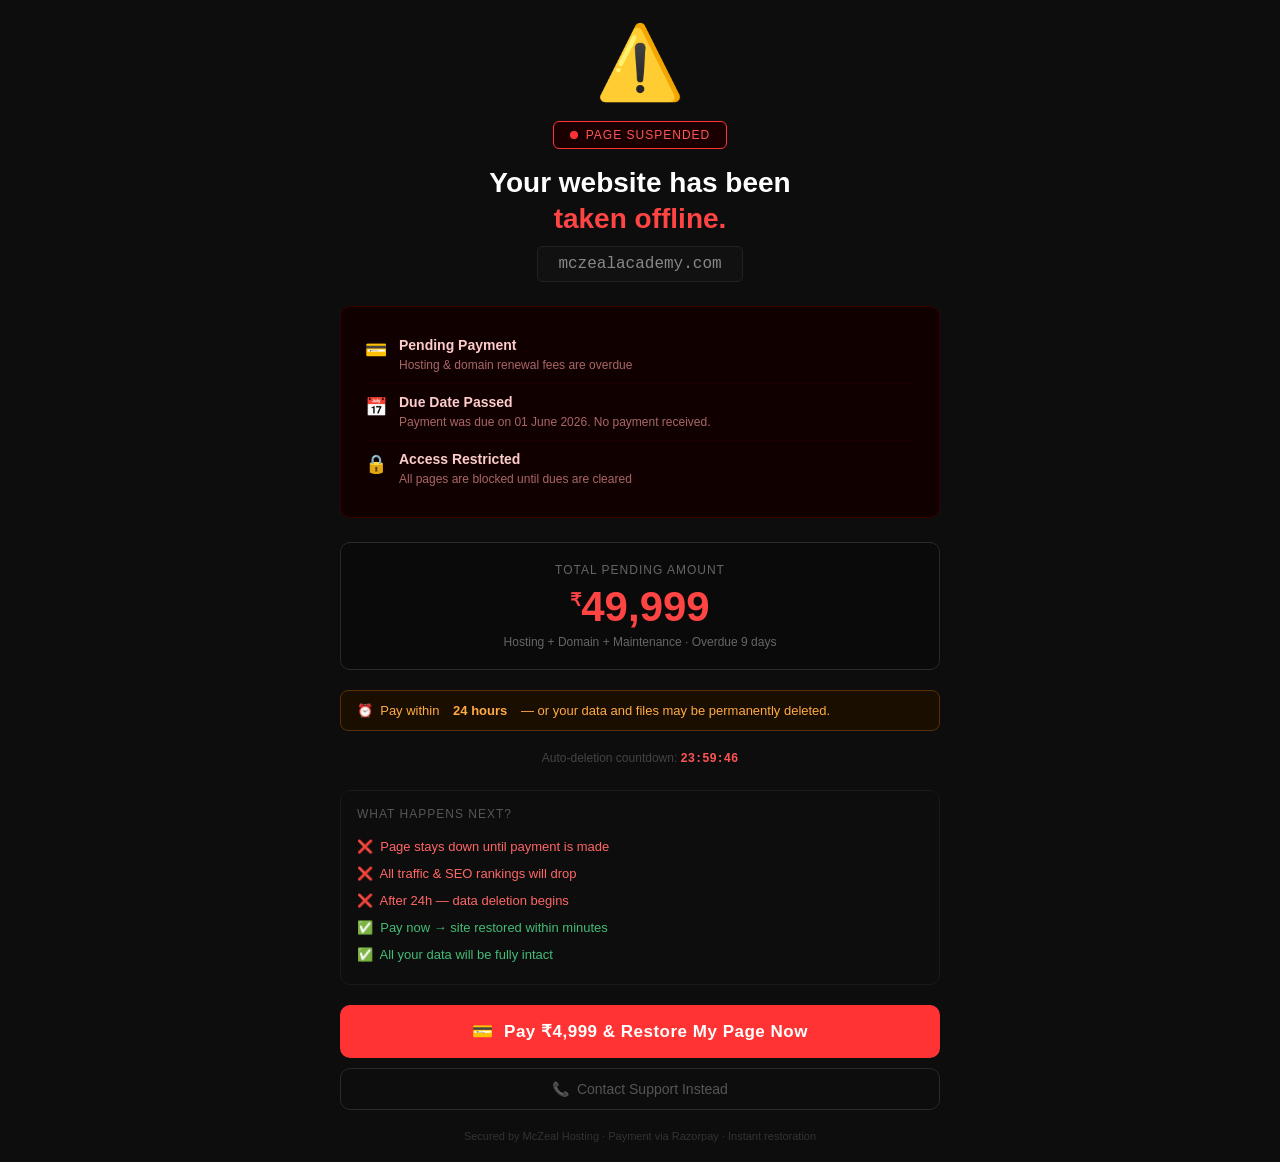
<file: index.html>
<!DOCTYPE html>
<html lang="en">
<head>
<meta charset="UTF-8"/>
<meta name="viewport" content="width=device-width,initial-scale=1.0"/>
<style>
*{box-sizing:border-box;margin:0;padding:0}
body{font-family:'Segoe UI',sans-serif;background:#0d0d0d;color:#fff;min-height:100vh;display:flex;flex-direction:column;align-items:center;justify-content:center;padding:20px}

.container{max-width:600px;width:100%;text-align:center}

.warning-icon{font-size:72px;animation:pulse 1.5s ease-in-out infinite}
@keyframes pulse{0%,100%{opacity:1;transform:scale(1)}50%{opacity:0.6;transform:scale(0.95)}}

.status-badge{display:inline-flex;align-items:center;gap:8px;background:#1a0000;border:1px solid #ff3333;border-radius:6px;padding:6px 16px;font-size:12px;color:#ff5555;letter-spacing:1px;text-transform:uppercase;margin:16px 0}
.dot{width:8px;height:8px;border-radius:50%;background:#ff3333;animation:blink 1s infinite}
@keyframes blink{0%,100%{opacity:1}50%{opacity:0.2}}

h1{font-size:28px;font-weight:700;color:#fff;margin-bottom:8px;line-height:1.3}
h1 span{color:#ff4444}

.domain{font-size:16px;color:#888;margin-bottom:24px;font-family:monospace;background:#111;padding:8px 20px;border-radius:6px;border:1px solid #222;display:inline-block}

.reason-box{background:#110000;border:1px solid #3a0000;border-radius:10px;padding:20px 24px;margin-bottom:24px;text-align:left}
.reason-row{display:flex;align-items:flex-start;gap:12px;padding:10px 0;border-bottom:1px solid #1e0000}
.reason-row:last-child{border-bottom:none}
.reason-icon{font-size:18px;flex-shrink:0;margin-top:2px}
.reason-text strong{display:block;font-size:14px;color:#ffcccc;margin-bottom:2px}
.reason-text span{font-size:12px;color:#aa6666}

.amount-card{background:#0a0a0a;border:1px solid #2a2a2a;border-radius:10px;padding:20px;margin-bottom:20px}
.amount-label{font-size:12px;color:#666;text-transform:uppercase;letter-spacing:1px;margin-bottom:6px}
.amount-num{font-size:42px;font-weight:700;color:#ff4444}
.amount-num span{font-size:18px;vertical-align:super}
.amount-due{font-size:12px;color:#666;margin-top:4px}

.deadline{background:#1a0e00;border:1px solid #5a3000;border-radius:8px;padding:12px 16px;font-size:13px;color:#ffaa44;margin-bottom:20px;display:flex;align-items:center;gap:10px}

.pay-btn{display:block;width:100%;padding:16px;background:#ff3333;color:#fff;border:none;border-radius:10px;font-size:17px;font-weight:700;cursor:pointer;letter-spacing:0.5px;transition:background 0.2s,transform 0.1s;margin-bottom:10px}
.pay-btn:hover{background:#e62020;transform:scale(1.01)}
.pay-btn:active{transform:scale(0.99)}

.secondary-btn{display:block;width:100%;padding:12px;background:transparent;color:#555;border:1px solid #2a2a2a;border-radius:10px;font-size:14px;cursor:pointer;transition:all 0.2s;margin-bottom:20px}
.secondary-btn:hover{border-color:#444;color:#888}

.timer-row{font-size:12px;color:#444;margin-bottom:24px}
.timer-row span{color:#ff5555;font-weight:600;font-family:monospace}

.what-happens{background:#0d0d0d;border:1px solid #1a1a1a;border-radius:10px;padding:16px;text-align:left;margin-bottom:20px}
.wh-title{font-size:12px;color:#555;text-transform:uppercase;letter-spacing:1px;margin-bottom:12px}
.wh-row{display:flex;align-items:center;gap:10px;padding:6px 0;font-size:13px;color:#aaa}
.wh-row.bad{color:#ff6666}
.wh-row.good{color:#44bb77}

.footer-note{font-size:11px;color:#333;margin-top:8px}

.modal-bg{display:none;position:fixed;inset:0;background:rgba(0,0,0,0.85);align-items:center;justify-content:center;z-index:200}
.modal-bg.show{display:flex}
.modal{background:#111;border:1px solid #2a2a2a;border-radius:14px;padding:28px;width:320px;text-align:center}
.modal h3{font-size:18px;font-weight:600;color:#fff;margin-bottom:6px}
.modal p{font-size:13px;color:#666;margin-bottom:18px}
.modal input{width:100%;padding:10px 12px;background:#0a0a0a;border:1px solid #2a2a2a;border-radius:8px;color:#fff;font-size:14px;margin-bottom:10px}
.modal input::placeholder{color:#444}
.modal-pay{width:100%;padding:12px;background:#ff3333;color:#fff;border:none;border-radius:8px;font-size:15px;font-weight:600;cursor:pointer;margin-bottom:8px}
.modal-cancel{background:transparent;border:none;color:#444;font-size:13px;cursor:pointer}

.success-screen{display:none;text-align:center}
.success-screen.show{display:block}
.main-screen{transition:opacity 0.3s}
.main-screen.hide{display:none}
</style>
</head>
<body>

<div class="container">

  <div class="main-screen" id="mainScreen">

    <div class="warning-icon">⚠️</div>

    <div class="status-badge">
      <div class="dot"></div>
      Page Suspended
    </div>

    <h1>Your website has been<br/><span>taken offline.</span></h1>

    <div class="domain">mczealacademy.com</div>

    <div class="reason-box">
      <div class="reason-row">
        <div class="reason-icon">💳</div>
        <div class="reason-text">
          <strong>Pending Payment</strong>
          <span>Hosting & domain renewal fees are overdue</span>
        </div>
      </div>
      <div class="reason-row">
        <div class="reason-icon">📅</div>
        <div class="reason-text">
          <strong>Due Date Passed</strong>
          <span>Payment was due on 01 June 2026. No payment received.</span>
        </div>
      </div>
      <div class="reason-row">
        <div class="reason-icon">🔒</div>
        <div class="reason-text">
          <strong>Access Restricted</strong>
          <span>All pages are blocked until dues are cleared</span>
        </div>
      </div>
    </div>

    <div class="amount-card">
      <div class="amount-label">Total Pending Amount</div>
      <div class="amount-num"><span>₹</span>49,999</div>
      <div class="amount-due">Hosting + Domain + Maintenance · Overdue 9 days</div>
    </div>

    <div class="deadline">
      ⏰ &nbsp;Pay within <strong>&nbsp;24 hours&nbsp;</strong> — or your data and files may be permanently deleted.
    </div>

    <div class="timer-row">Auto-deletion countdown: <span id="timer">23:59:47</span></div>

    <div class="what-happens">
      <div class="wh-title">What happens next?</div>
      <div class="wh-row bad">❌ &nbsp;Page stays down until payment is made</div>
      <div class="wh-row bad">❌ &nbsp;All traffic & SEO rankings will drop</div>
      <div class="wh-row bad">❌ &nbsp;After 24h — data deletion begins</div>
      <div class="wh-row good">✅ &nbsp;Pay now → site restored within minutes</div>
      <div class="wh-row good">✅ &nbsp;All your data will be fully intact</div>
    </div>

    <button class="pay-btn" onclick="showModal()">💳 &nbsp;Pay ₹4,999 &amp; Restore My Page Now</button>
    <button class="secondary-btn" onclick="contactUs()">📞 &nbsp;Contact Support Instead</button>

    <div class="footer-note">Secured by McZeal Hosting · Payment via Razorpay · Instant restoration</div>

  </div>

  <div class="success-screen" id="successScreen">
    <div style="font-size:72px;margin-bottom:16px">✅</div>
    <h1 style="color:#44bb77;margin-bottom:8px">Payment Received!</h1>
    <p style="color:#666;font-size:14px;margin-bottom:20px">Your website is being restored. This takes 2–5 minutes.</p>
    <div style="background:#0a1a0a;border:1px solid #1a4a1a;border-radius:10px;padding:20px;margin-bottom:20px">
      <div style="font-size:13px;color:#44bb77;margin-bottom:8px">✔ Payment verified</div>
      <div style="font-size:13px;color:#44bb77;margin-bottom:8px">✔ Hosting reactivated</div>
      <div style="font-size:13px;color:#44bb77">✔ mczealacademy.com going live...</div>
    </div>
    <div style="font-size:12px;color:#333">You will receive a confirmation email shortly.</div>
  </div>

</div>

<div class="modal-bg" id="modalBg">
  <div class="modal">
    <h3>Confirm Payment</h3>
    <p>Restoring <strong style="color:#fff">mczealacademy.com</strong> · ₹4,999</p>
    <input type="text" id="nameInp" placeholder="Your full name" />
    <input type="text" id="emailInp" placeholder="Email address" />
    <input type="text" id="phoneInp" placeholder="Phone number" />
    <button class="modal-pay" onclick="confirmPay()">Pay ₹4,999 Now →</button>
    <button class="modal-cancel" onclick="closeModal()">Cancel</button>
  </div>
</div>

<script>
  let secs = 86387;
  function pad(n){return String(n).padStart(2,'0')}
  setInterval(()=>{
    if(secs<=0)return;
    secs--;
    const h=Math.floor(secs/3600);
    const m=Math.floor((secs%3600)/60);
    const s=secs%60;
    const el=document.getElementById('timer');
    if(el)el.textContent=pad(h)+':'+pad(m)+':'+pad(s);
  },1000);

  function showModal(){document.getElementById('modalBg').classList.add('show')}
  function closeModal(){document.getElementById('modalBg').classList.remove('show')}
  function contactUs(){alert('📞 Call us: +91 78541 27408\n✉ mczealstudy@gmail.com')}

  function confirmPay(){
    const n=document.getElementById('nameInp').value.trim();
    const e=document.getElementById('emailInp').value.trim();
    const p=document.getElementById('phoneInp').value.trim();
    if(!n||!e||!p){alert('Please fill all fields.');return;}
    closeModal();
    document.getElementById('mainScreen').classList.add('hide');
    document.getElementById('successScreen').classList.add('show');
  }
</script>
</body>
</html>
</file>
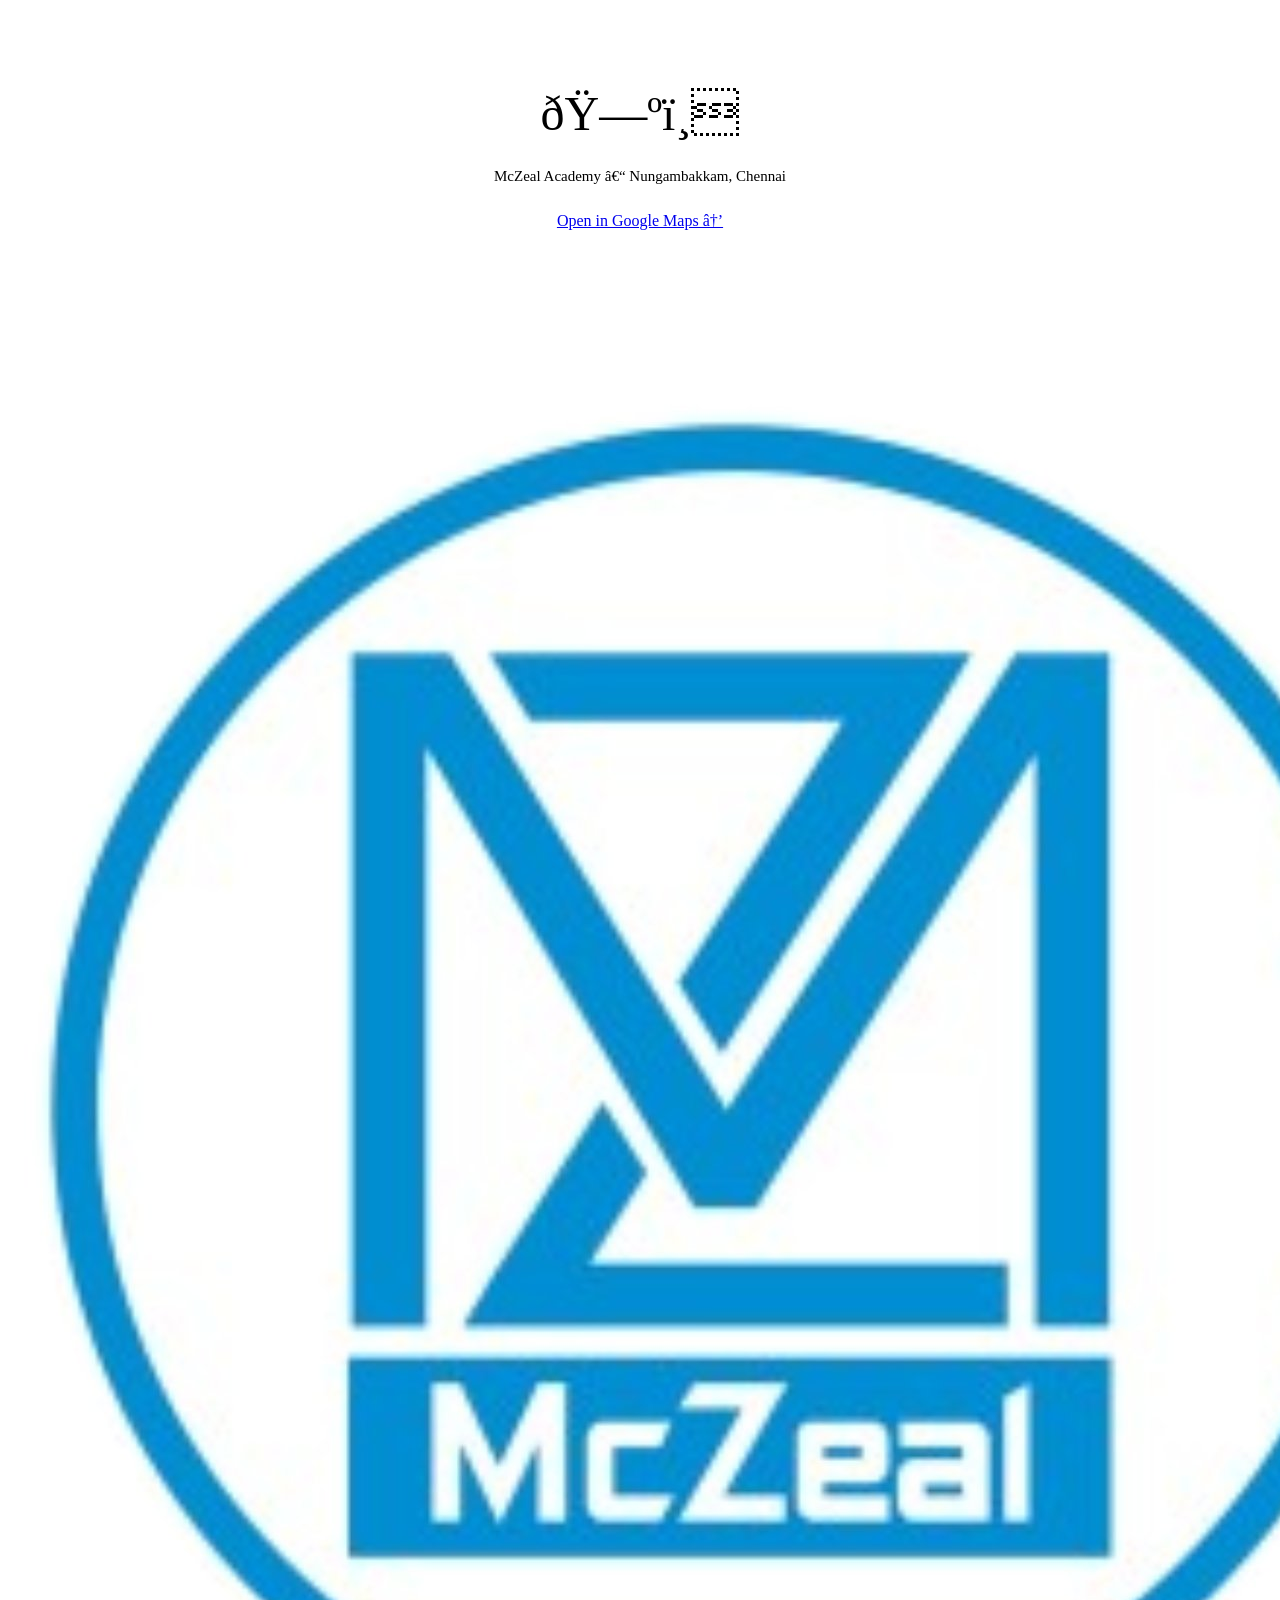
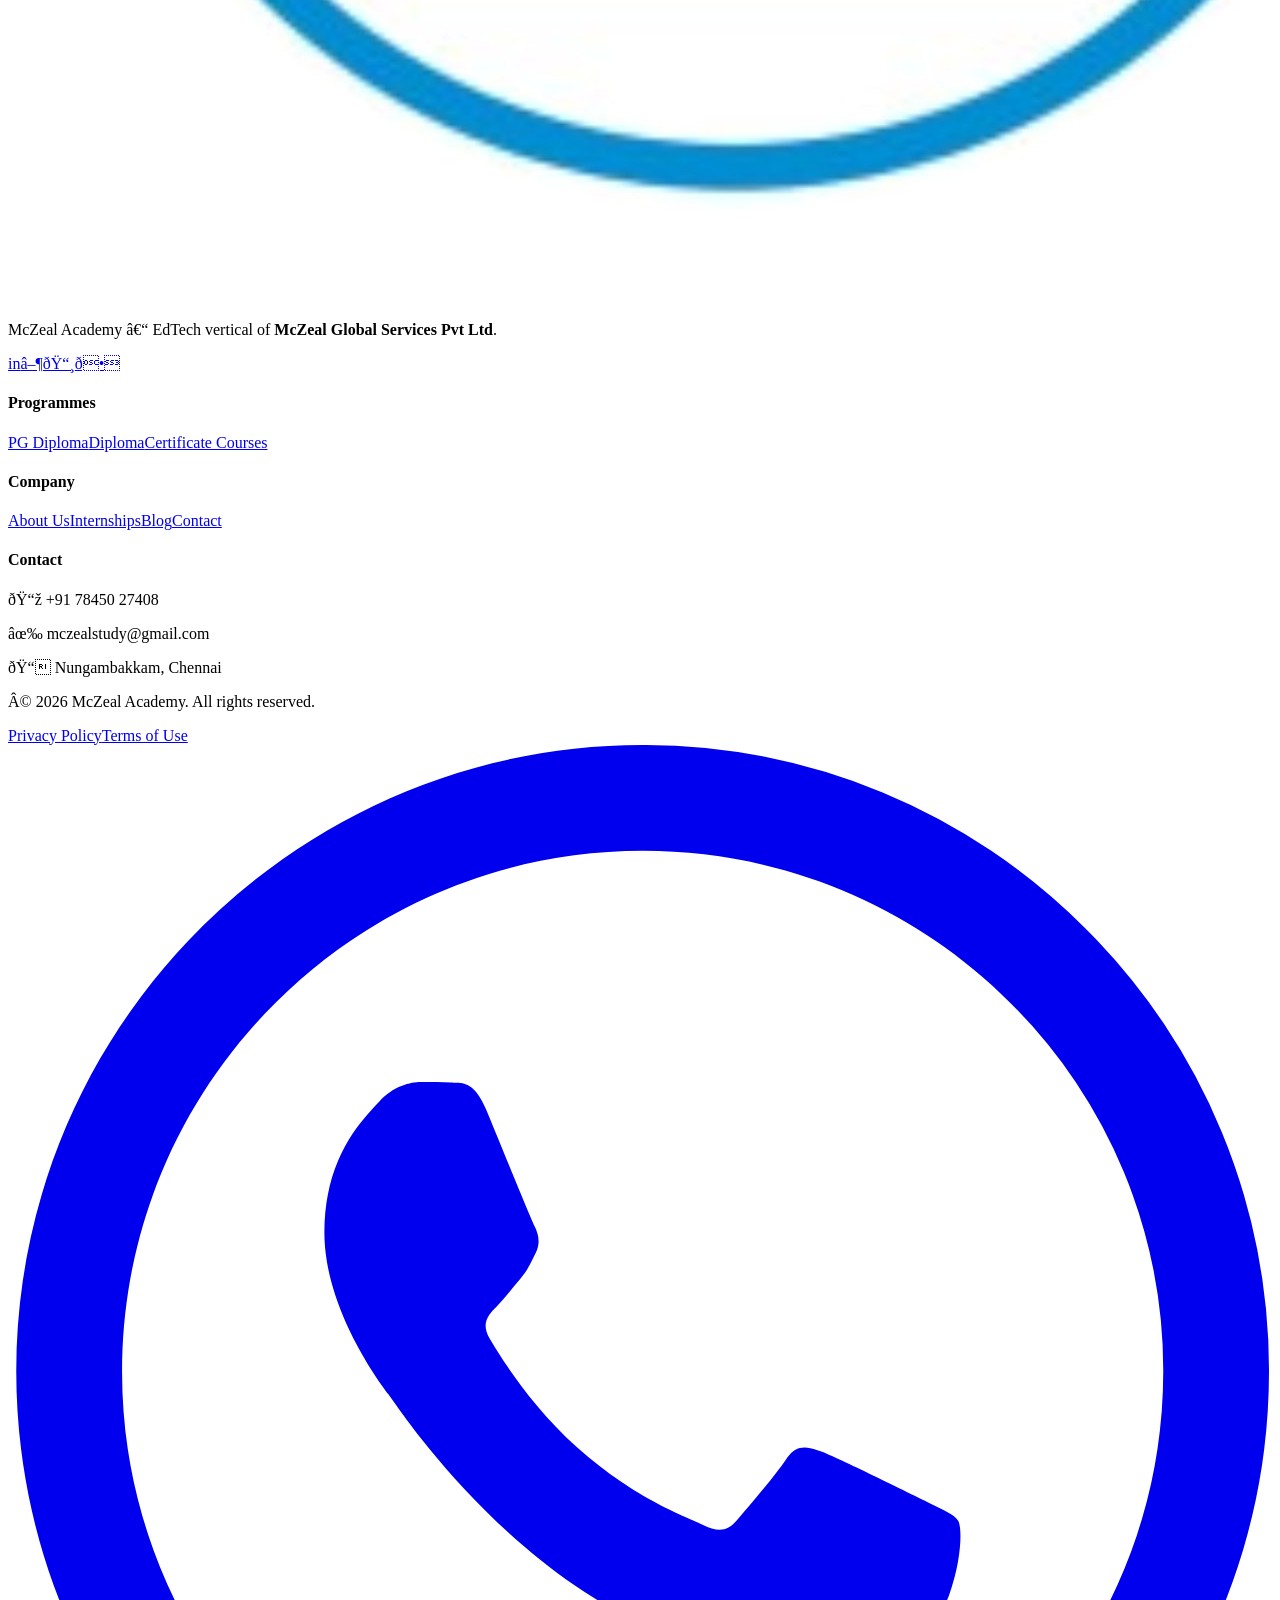
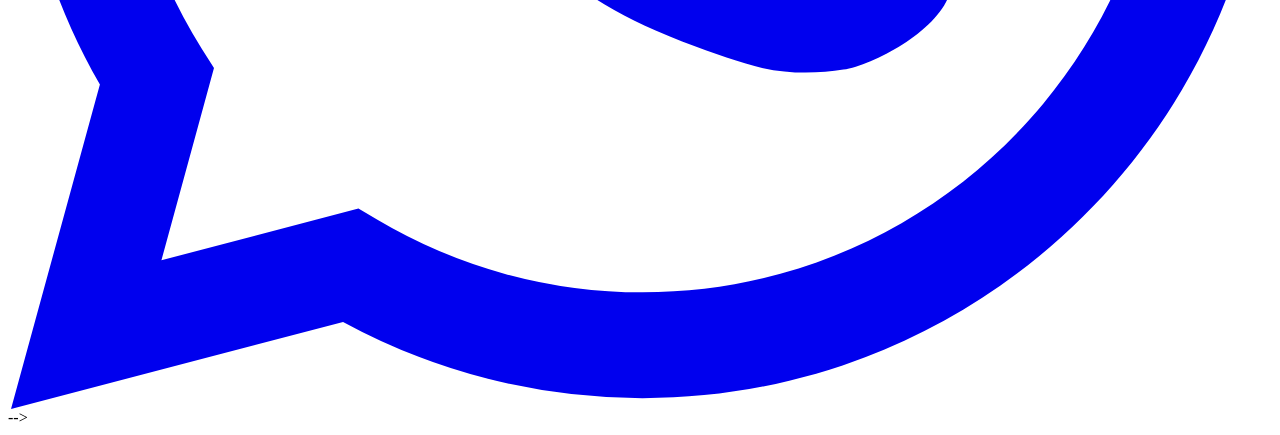
<file: contact.html>
<!-- <!DOCTYPE html>
<html lang="en">
<head>
<meta charset="UTF-8"/>
<meta name="viewport" content="width=device-width, initial-scale=1.0"/>
<title>Contact Us – McZeal Academy</title>
<link rel="preconnect" href="https://fonts.googleapis.com"/>
<link href="https://fonts.googleapis.com/css2?family=Playfair+Display:wght@700;800&family=DM+Sans:wght@300;400;500;600;700&display=swap" rel="stylesheet"/>
<link rel="stylesheet" href="styles.css"/>
</head>
<body>
<nav class="navbar" id="navbar">
  <div class="nav-inner">
    <a href="index.html" class="nav-logo"><img src="logo.png" alt="McZeal Academy"/><span>McZeal <strong>Academy</strong></span></a>
    <ul class="nav-links">
      <li><a href="courses.html">Courses</a></li><li><a href="webinars.html">Webinars</a></li>
      <li><a href="internships.html">Internships</a></li><li><a href="about.html">About</a></li>
      <li><a href="blog.html">Blog</a></li><li><a href="contact.html" class="active">Contact</a></li>
    </ul>
    <div class="nav-actions"><a href="login.html" class="btn-ghost">Login</a><a href="courses.html" class="btn-primary">Explore Courses</a></div>
    <button class="hamburger" id="hamburger"><span></span><span></span><span></span></button>
  </div>
  <div class="mobile-menu" id="mobileMenu">
    <a href="courses.html">Courses</a><a href="webinars.html">Webinars</a>
    <a href="internships.html">Internships</a><a href="about.html">About</a>
    <a href="blog.html">Blog</a><a href="contact.html">Contact</a>
  </div>
</nav>

<section class="page-hero">
  <div class="container">
    <div class="breadcrumb"><a href="index.html">Home</a> / <span>Contact Us</span></div>
    <h1>Get In Touch</h1>
    <p>Have questions? Our counsellors are ready to help you choose the right programme and start your journey.</p>
  </div>
</section>

<section class="section">
  <div class="container">
    <div class="contact-grid">
      <div class="contact-info">
        <h2>We'd Love to Hear From You</h2>
        <p>Reach out for course enquiries, admissions, corporate training partnerships or any other questions. We typically respond within 24 hours.</p>
        <div class="contact-detail">
          <div class="cd-icon">📍</div>
          <div class="cd-text">
            <strong>Head Office</strong>
            <p>#131/1, 38 Sterling Road, Nungambakkam, Chennai – 600 034</p>
          </div>
        </div>
        <div class="contact-detail">
          <div class="cd-icon">🏢</div>
          <div class="cd-text">
            <strong>Corporate Office</strong>
            <p>B9, 2nd Floor, Gemini Parsn Commercial Complex, No.1, Kodambakkam High Road, Nungambakkam, Chennai – 600 006</p>
          </div>
        </div>
        <div class="contact-detail">
          <div class="cd-icon">📞</div>
          <div class="cd-text">
            <strong>Phone</strong>
            <p>+91 78450 27408<br/>+91 78451 27408</p>
          </div>
        </div>
        <div class="contact-detail">
          <div class="cd-icon">✉</div>
          <div class="cd-text">
            <strong>Email</strong>
            <p>mczealstudy@gmail.com<br/>mczealstudy@gmail.com</p>
          </div>
        </div>
        <div class="contact-detail">
          <div class="cd-icon">⏰</div>
          <div class="cd-text">
            <strong>Office Hours</strong>
            <p>Monday – Saturday: 9:00 AM – 6:00 PM IST</p>
          </div>
        </div>
        <div style="margin-top:32px;">
          <a href="https://wa.me/917854127408" class="btn-primary" target="_blank">💬 WhatsApp Us Now</a>
        </div>
      </div>
      <div class="contact-form-box">
        <h3>Send Us a Message</h3>
        <form onsubmit="handleContactForm(event)">
          <div class="form-row">
            <div class="form-group">
              <label>First Name *</label>
              <input type="text" placeholder="Your first name" required/>
            </div>
            <div class="form-group">
              <label>Last Name *</label>
              <input type="text" placeholder="Your last name" required/>
            </div>
          </div>
          <div class="form-group">
            <label>Email Address *</label>
            <input type="email" placeholder="your@email.com" required/>
          </div>
          <div class="form-group">
            <label>Phone Number *</label>
            <input type="tel" placeholder="+91 XXXXX XXXXX" required/>
          </div>
          <div class="form-group">
            <label>I'm Interested In</label>
            <select>
              <option value="">Select a programme</option>
              <option>PG Diploma in Data Science & AI</option>
              <option>PG Diploma in Business Analytics</option>
              <option>Full Stack Web Development</option>
              <option>Digital Marketing</option>
              <option>Competitive Exam Coaching</option>
              <option>EdTech Services for Institutions</option>
              <option>Internship Opportunities</option>
              <option>Other</option>
            </select>
          </div>
          <div class="form-group">
            <label>Message</label>
            <textarea rows="4" placeholder="Tell us about your goals and how we can help..."></textarea>
          </div>
          <button type="submit" class="btn-primary btn-full">Send Message →</button>
          <p style="font-size:12px; color:var(--text-muted); text-align:center; margin-top:12px;">We respect your privacy. No spam, ever.</p>
        </form>
      </div>
    </div>
  </div>
</section>

<!-- Map placeholder -->
<section style="background:var(--off-white); padding:0 0 80px;">
  <div class="container">
    <div style="background:white; border-radius:16px; overflow:hidden; height:300px; border:1px solid var(--border); display:flex; align-items:center; justify-content:center; flex-direction:column; gap:12px; color:var(--text-muted);">
      <span style="font-size:48px;">🗺️</span>
      <p style="font-size:15px; font-weight:500;">McZeal Academy – Nungambakkam, Chennai</p>
      <a href="https://maps.google.com/?q=Nungambakkam+Chennai" target="_blank" class="btn-sm">Open in Google Maps →</a>
    </div>
  </div>
</section>

<footer class="footer">
  <div class="container">
    <div class="footer-grid">
      <div class="footer-brand">
        <img src="logo.png" alt="McZeal Academy" class="footer-logo"/>
        <p>McZeal Academy – EdTech vertical of <strong>McZeal Global Services Pvt Ltd</strong>.</p>
        <div class="footer-social"><a href="#">in</a><a href="#">▶</a><a href="#">📸</a><a href="#">𝕏</a></div>
      </div>
      <div class="footer-col"><h4>Programmes</h4><a href="courses.html">PG Diploma</a><a href="courses.html">Diploma</a><a href="courses.html">Certificate Courses</a></div>
      <div class="footer-col"><h4>Company</h4><a href="about.html">About Us</a><a href="internships.html">Internships</a><a href="blog.html">Blog</a><a href="contact.html">Contact</a></div>
      <div class="footer-col"><h4>Contact</h4><p>📞 +91 78450 27408</p><p>✉ mczealstudy@gmail.com</p><p>📍 Nungambakkam, Chennai</p></div>
    </div>
    <div class="footer-bottom">
      <p>© 2026 McZeal Academy. All rights reserved.</p>
      <div class="footer-legal"><a href="#">Privacy Policy</a><a href="#">Terms of Use</a></div>
    </div>
  </div>
</footer>
<a href="https://wa.me/917854127408" class="whatsapp-fab" target="_blank">
  <svg viewBox="0 0 24 24" fill="currentColor"><path d="M17.472 14.382c-.297-.149-1.758-.867-2.03-.967-.273-.099-.471-.148-.67.15-.197.297-.767.966-.94 1.164-.173.199-.347.223-.644.075-.297-.15-1.255-.463-2.39-1.475-.883-.788-1.48-1.761-1.653-2.059-.173-.297-.018-.458.13-.606.134-.133.298-.347.446-.52.149-.174.198-.298.298-.497.099-.198.05-.371-.025-.52-.075-.149-.669-1.612-.916-2.207-.242-.579-.487-.5-.669-.51-.173-.008-.371-.01-.57-.01-.198 0-.52.074-.792.372-.272.297-1.04 1.016-1.04 2.479 0 1.462 1.065 2.875 1.213 3.074.149.198 2.096 3.2 5.077 4.487.709.306 1.262.489 1.694.625.712.227 1.36.195 1.871.118.571-.085 1.758-.719 2.006-1.413.248-.694.248-1.289.173-1.413-.074-.124-.272-.198-.57-.347m-5.421 7.403h-.004a9.87 9.87 0 01-5.031-1.378l-.361-.214-3.741.982.998-3.648-.235-.374a9.86 9.86 0 01-1.51-5.26c.001-5.45 4.436-9.884 9.888-9.884 2.64 0 5.122 1.03 6.988 2.898a9.825 9.825 0 012.893 6.994c-.003 5.45-4.437 9.884-9.885 9.884m8.413-18.297A11.815 11.815 0 0012.05 0C5.495 0 .16 5.335.157 11.892c0 2.096.547 4.142 1.588 5.945L.057 24l6.305-1.654a11.882 11.882 0 005.683 1.448h.005c6.554 0 11.89-5.335 11.893-11.893a11.821 11.821 0 00-3.48-8.413Z"/></svg>
</a>
<script src="main.js"></script>
</body>
</html> -->
</file>
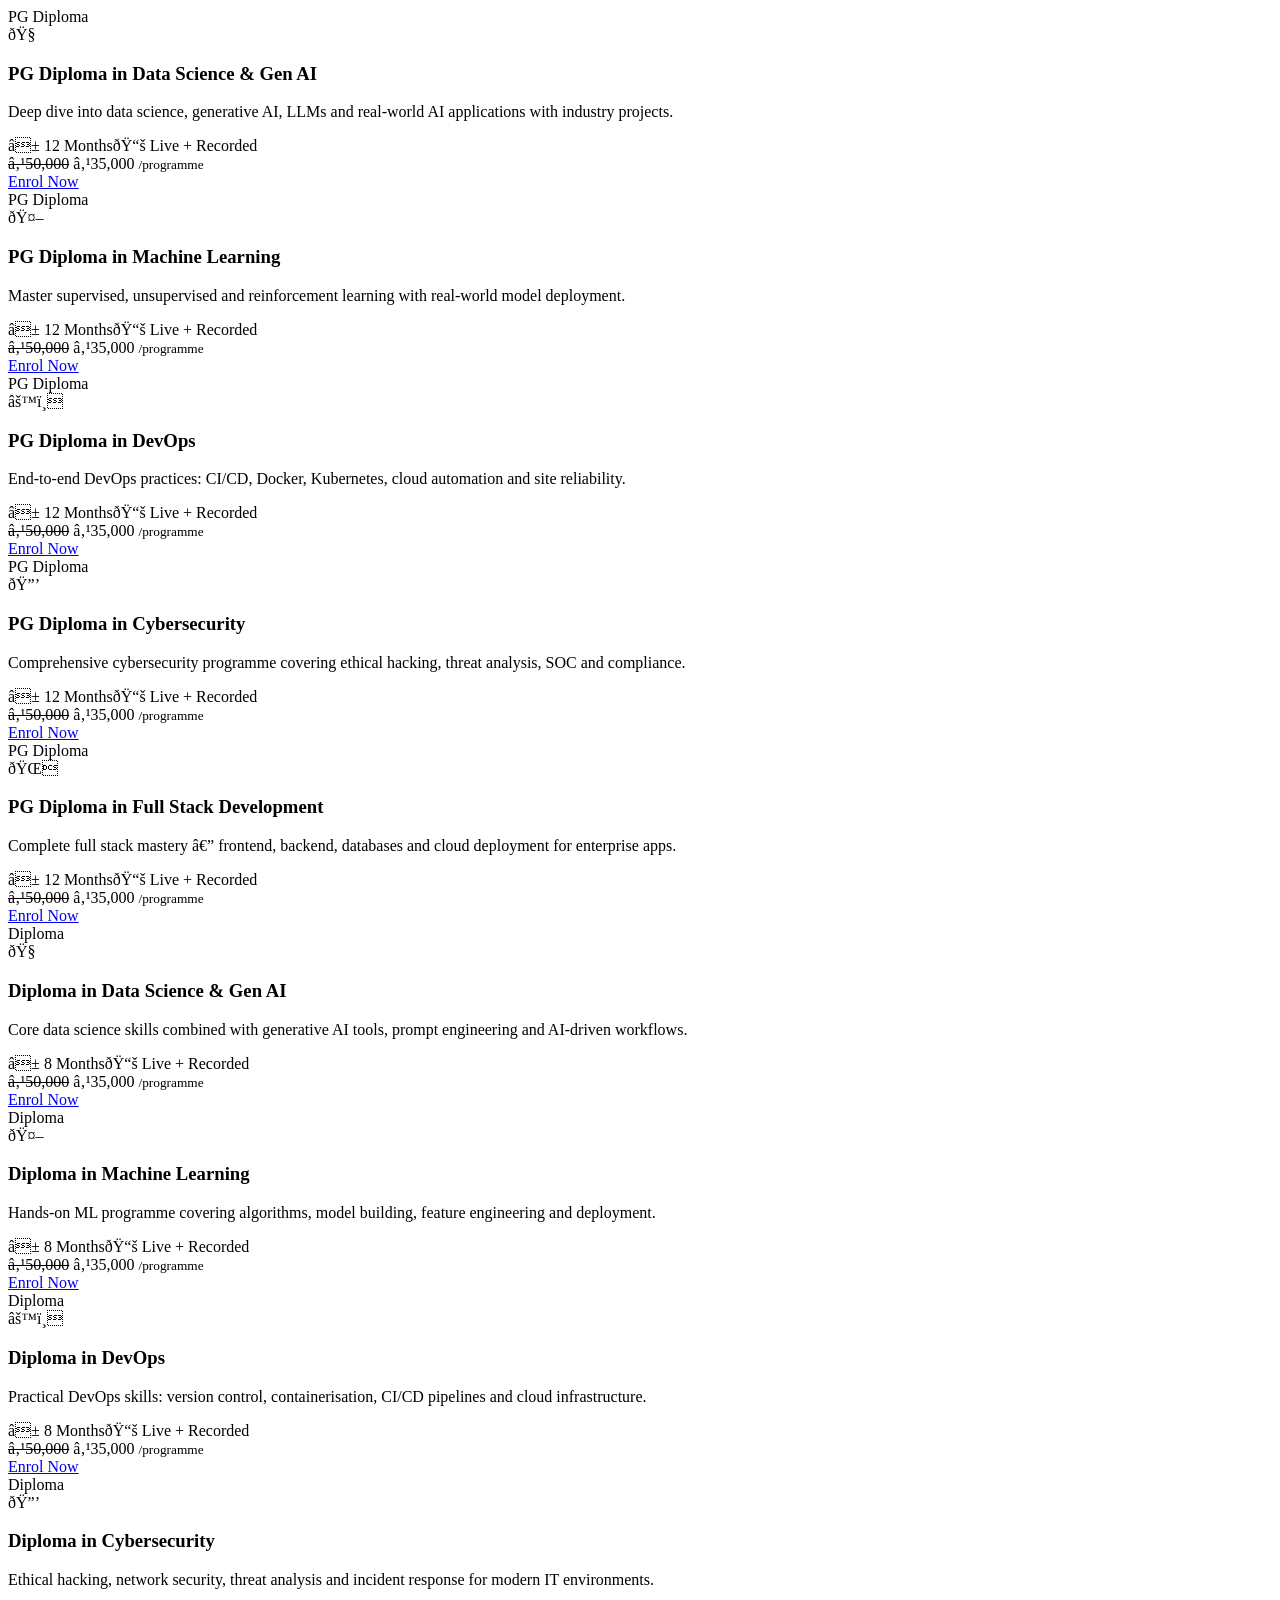
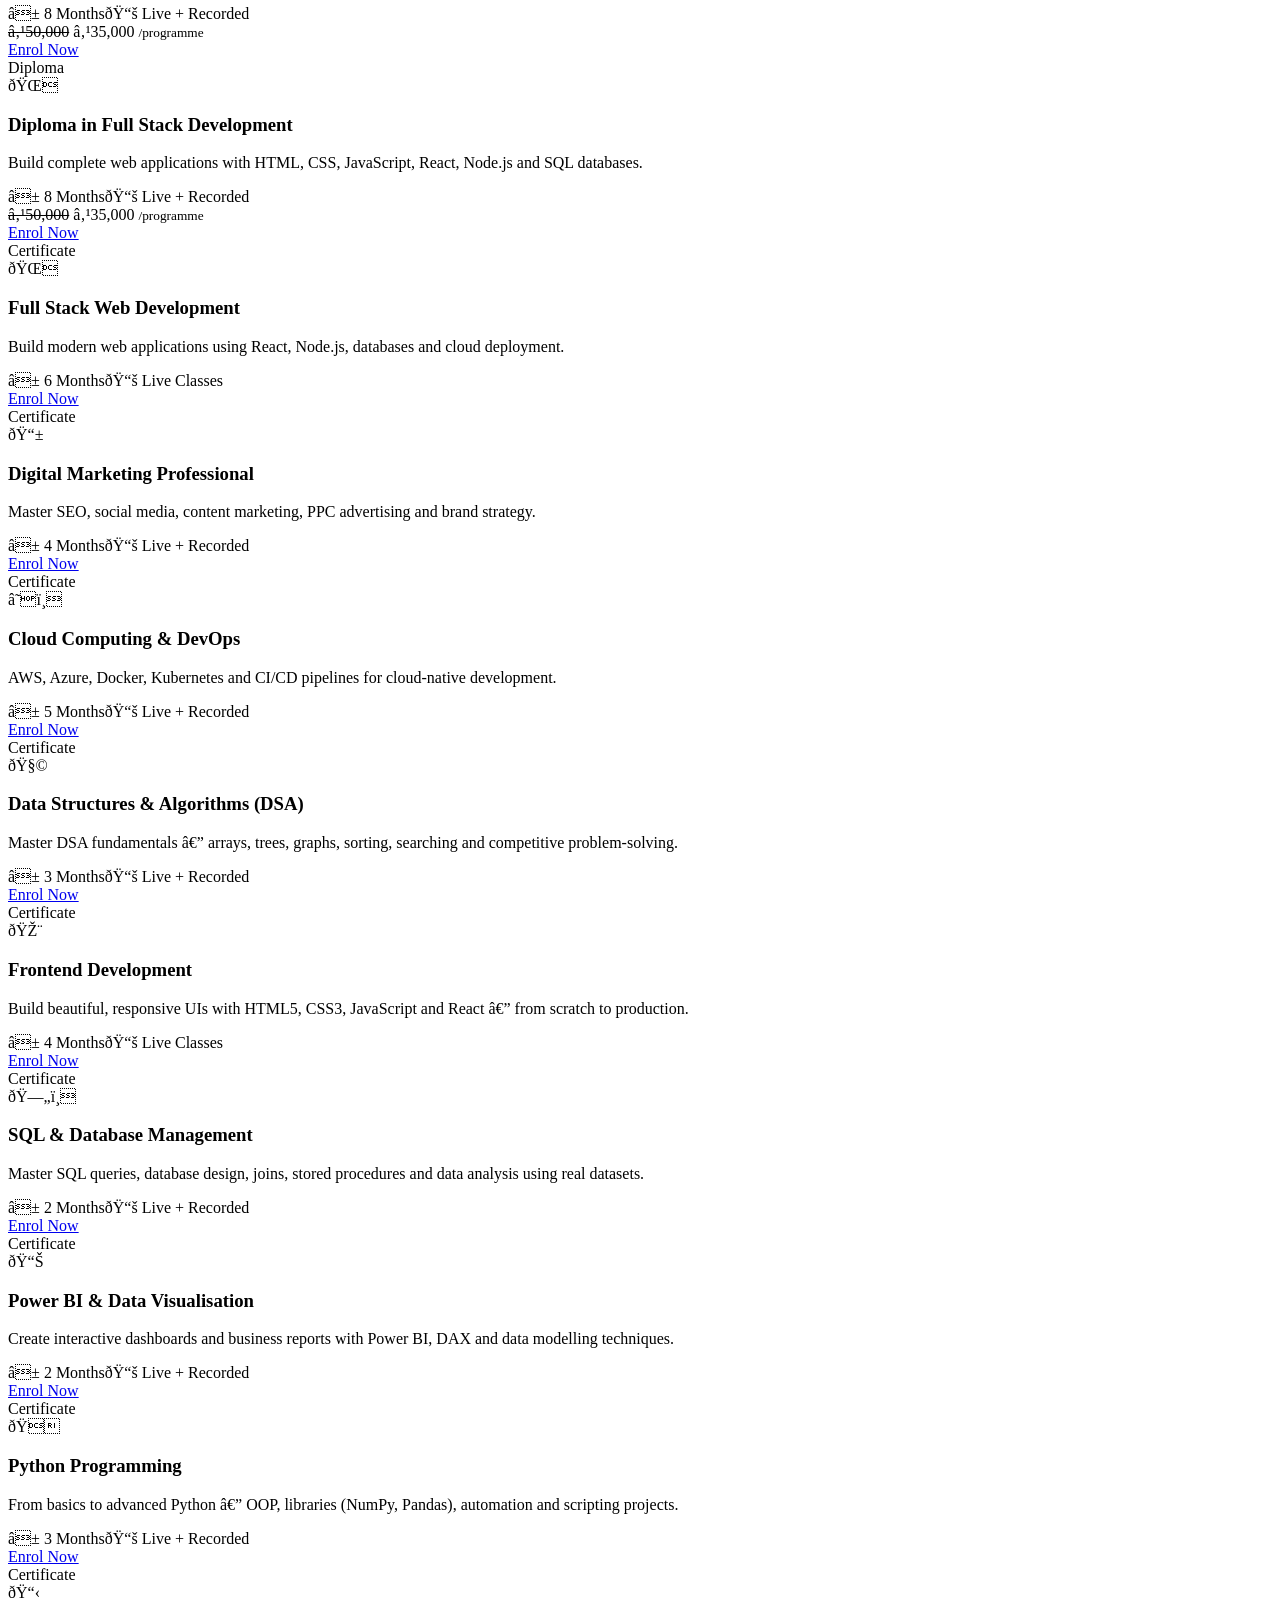
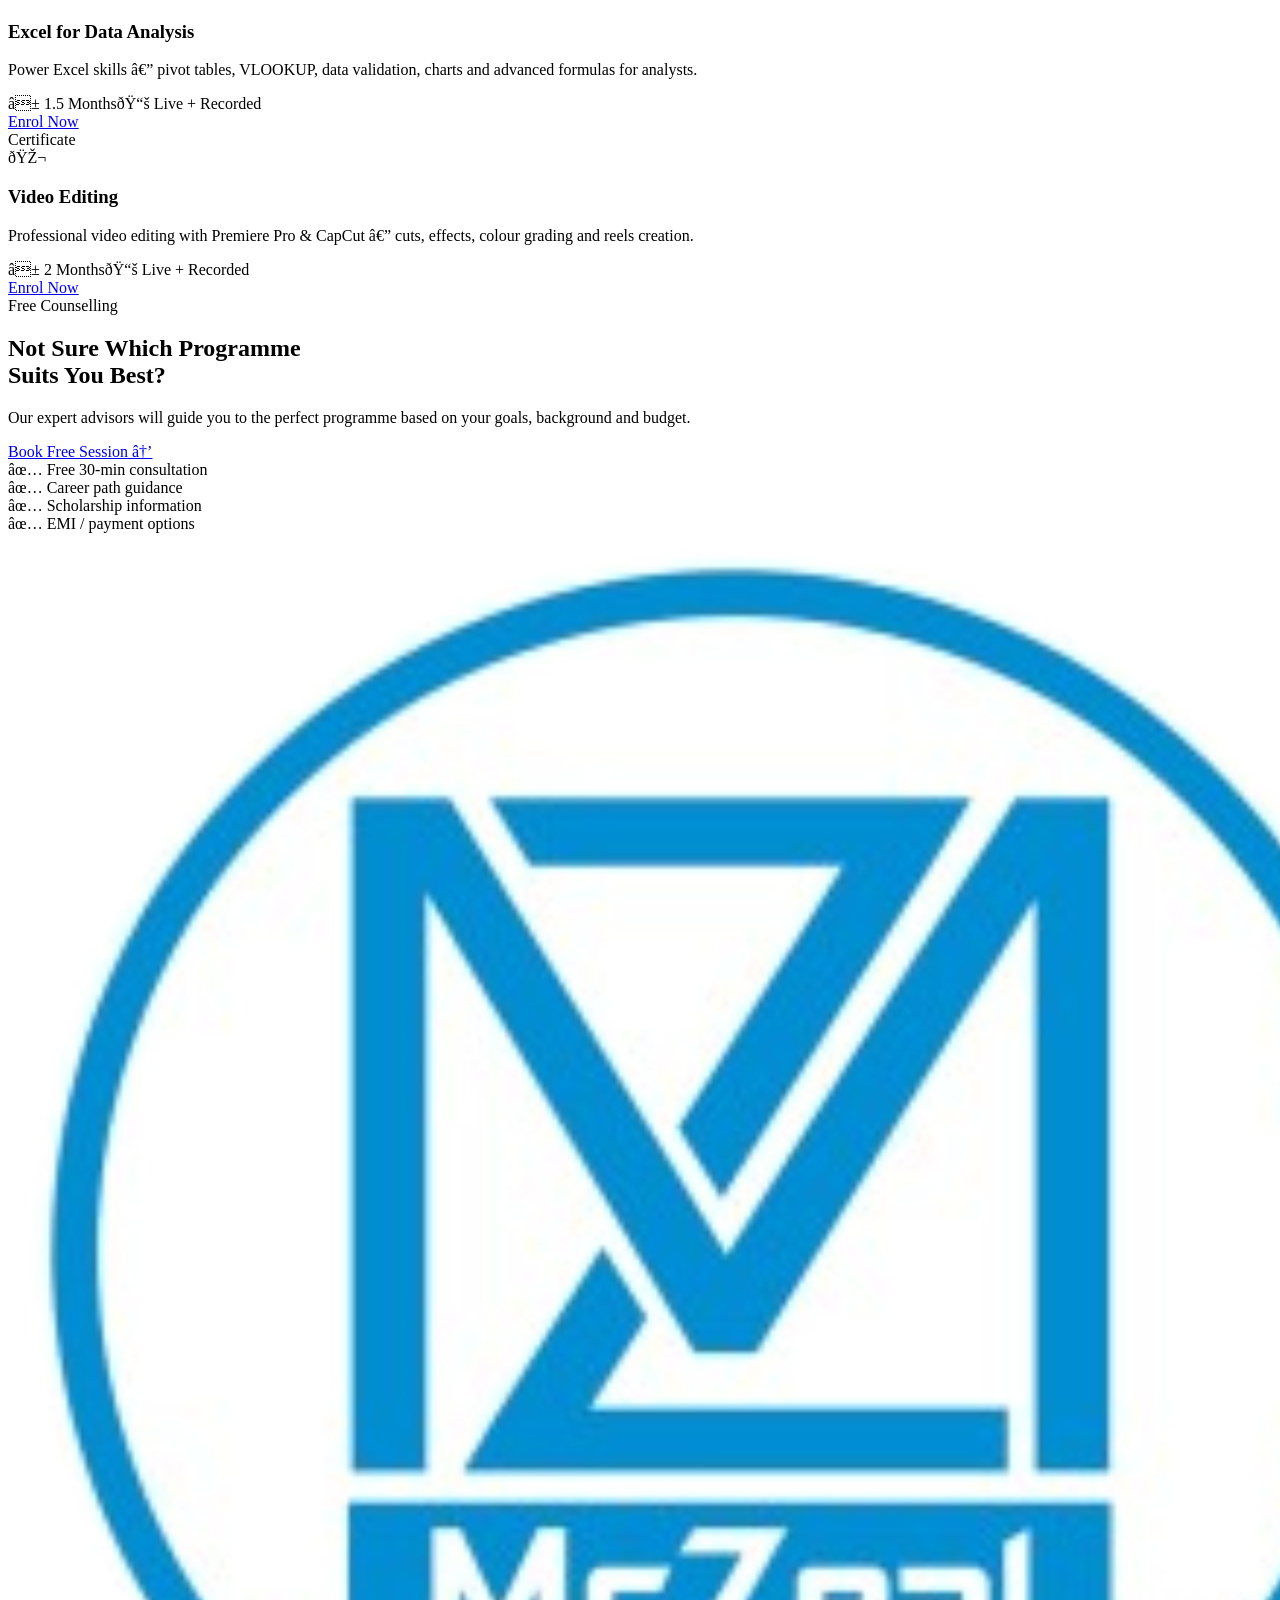
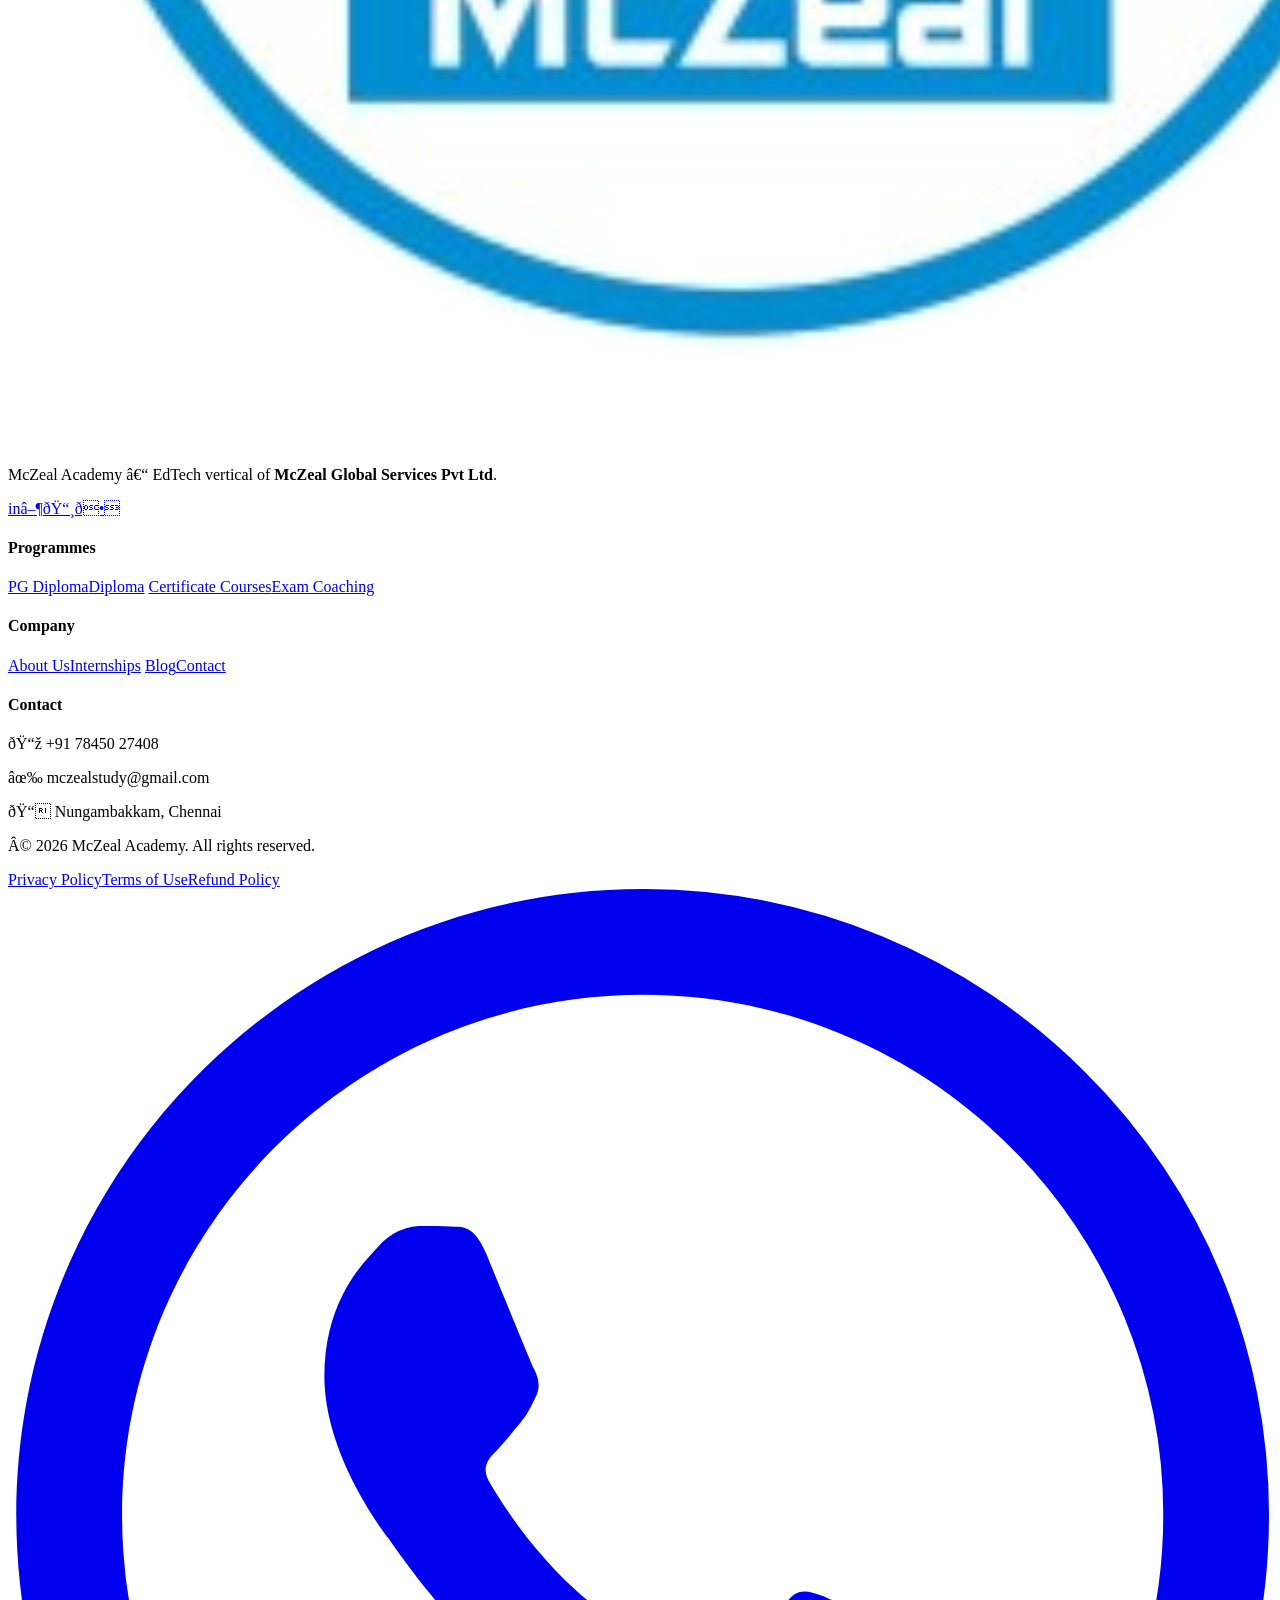
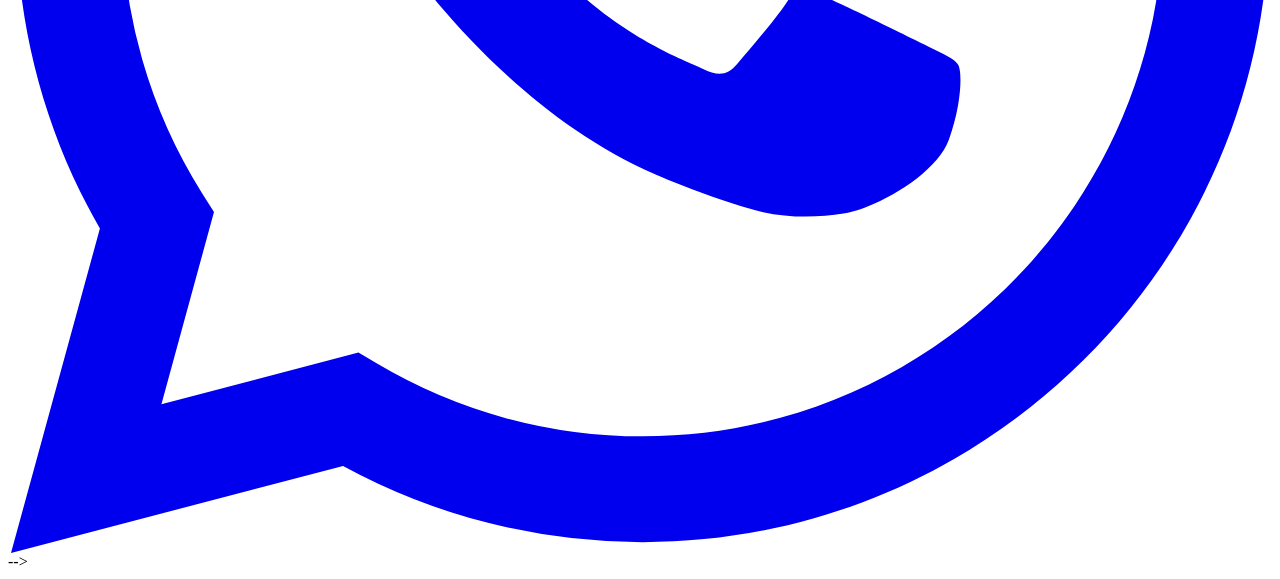
<file: courses.html>
<!-- <!DOCTYPE html>
<html lang="en">
<head>
<meta charset="UTF-8"/>
<meta name="viewport" content="width=device-width, initial-scale=1.0"/>
<title>Courses & Programmes – McZeal Academy</title>
<link rel="preconnect" href="https://fonts.googleapis.com"/>
<link href="https://fonts.googleapis.com/css2?family=Playfair+Display:wght@700;800&family=DM+Sans:wght@300;400;500;600;700&display=swap" rel="stylesheet"/>
<link rel="stylesheet" href="styles.css"/>
</head>
<body>
<nav class="navbar" id="navbar">
  <div class="nav-inner">
    <a href="index.html" class="nav-logo"><img src="logo.png" alt="McZeal Academy"/><span>McZeal <strong>Academy</strong></span></a>
    <ul class="nav-links">
      <li><a href="courses.html" class="active">Courses</a></li>
      <li><a href="webinars.html">Webinars</a></li>
      <li><a href="internships.html">Internships</a></li>
      <li><a href="about.html">About</a></li>
      <li><a href="blog.html">Blog</a></li>
      <li><a href="contact.html">Contact</a></li>
    </ul>
    <div class="nav-actions">
      <a href="login.html" class="btn-ghost">Login</a>
      <a href="https://wa.me/917854127408" target="_blank" class="btn-primary">Get Counselling</a>
    </div>
    <button class="hamburger" id="hamburger"><span></span><span></span><span></span></button>
  </div>
  <div class="mobile-menu" id="mobileMenu">
    <a href="courses.html">Courses</a><a href="webinars.html">Webinars</a>
    <a href="internships.html">Internships</a><a href="about.html">About</a>
    <a href="blog.html">Blog</a><a href="contact.html">Contact</a>
    <a href="login.html" class="btn-ghost mt-8">Login</a>
  </div>
</nav>

<section class="page-hero">
  <div class="container">
    <div class="breadcrumb"><a href="index.html">Home</a> / <span>Courses</span></div>
    <h1>All Programmes</h1>
    <p>Expert-led courses in technology, management & professional skills. Find the programme that transforms your career.</p>
  </div>
</section>

<section class="section">
  <div class="container">
    <div class="filter-tabs">
      <button class="filter-btn active" data-filter="all">All Programmes</button>
      <button class="filter-btn" data-filter="pg">PG Diploma</button>
      <button class="filter-btn" data-filter="diploma">Diploma</button>
      <button class="filter-btn" data-filter="cert">Certificate</button>
    </div>
    <div class="courses-grid" id="coursesGrid">
      <!-- PG Diploma — 5 courses -->
      <div class="course-card" data-cat="pg">
        <div class="course-badge">PG Diploma</div>
        <div class="course-thumb thumb-blue"><span class="thumb-icon">🧠</span></div>
        <div class="course-body">
          <h3>PG Diploma in Data Science & Gen AI</h3>
          <p>Deep dive into data science, generative AI, LLMs and real-world AI applications with industry projects.</p>
          <div class="course-meta"><span>⏱ 12 Months</span><span>📚 Live + Recorded</span></div>
          <div class="course-footer">
            <div class="course-price"><s>₹50,000</s> ₹35,000 <small>/programme</small></div>
            <a href="https://wa.me/917854127408" target="_blank" class="btn-sm">Enrol Now</a>
          </div>
        </div>
      </div>
      <div class="course-card" data-cat="pg">
        <div class="course-badge">PG Diploma</div>
        <div class="course-thumb thumb-green"><span class="thumb-icon">🤖</span></div>
        <div class="course-body">
          <h3>PG Diploma in Machine Learning</h3>
          <p>Master supervised, unsupervised and reinforcement learning with real-world model deployment.</p>
          <div class="course-meta"><span>⏱ 12 Months</span><span>📚 Live + Recorded</span></div>
          <div class="course-footer">
            <div class="course-price"><s>₹50,000</s> ₹35,000 <small>/programme</small></div>
            <a href="https://wa.me/917854127408" target="_blank" class="btn-sm">Enrol Now</a>
          </div>
        </div>
      </div>
      <div class="course-card" data-cat="pg">
        <div class="course-badge">PG Diploma</div>
        <div class="course-thumb thumb-gold"><span class="thumb-icon">⚙️</span></div>
        <div class="course-body">
          <h3>PG Diploma in DevOps</h3>
          <p>End-to-end DevOps practices: CI/CD, Docker, Kubernetes, cloud automation and site reliability.</p>
          <div class="course-meta"><span>⏱ 12 Months</span><span>📚 Live + Recorded</span></div>
          <div class="course-footer">
            <div class="course-price"><s>₹50,000</s> ₹35,000 <small>/programme</small></div>
            <a href="https://wa.me/917854127408" target="_blank" class="btn-sm">Enrol Now</a>
          </div>
        </div>
      </div>
      <div class="course-card" data-cat="pg">
        <div class="course-badge">PG Diploma</div>
        <div class="course-thumb thumb-purple"><span class="thumb-icon">🔒</span></div>
        <div class="course-body">
          <h3>PG Diploma in Cybersecurity</h3>
          <p>Comprehensive cybersecurity programme covering ethical hacking, threat analysis, SOC and compliance.</p>
          <div class="course-meta"><span>⏱ 12 Months</span><span>📚 Live + Recorded</span></div>
          <div class="course-footer">
            <div class="course-price"><s>₹50,000</s> ₹35,000 <small>/programme</small></div>
            <a href="https://wa.me/917854127408" target="_blank" class="btn-sm">Enrol Now</a>
          </div>
        </div>
      </div>
      <div class="course-card" data-cat="pg">
        <div class="course-badge">PG Diploma</div>
        <div class="course-thumb thumb-teal"><span class="thumb-icon">🌐</span></div>
        <div class="course-body">
          <h3>PG Diploma in Full Stack Development</h3>
          <p>Complete full stack mastery — frontend, backend, databases and cloud deployment for enterprise apps.</p>
          <div class="course-meta"><span>⏱ 12 Months</span><span>📚 Live + Recorded</span></div>
          <div class="course-footer">
            <div class="course-price"><s>₹50,000</s> ₹35,000 <small>/programme</small></div>
            <a href="https://wa.me/917854127408" target="_blank" class="btn-sm">Enrol Now</a>
          </div>
        </div>
      </div>
      <!-- Diploma — same 5 courses -->
      <div class="course-card" data-cat="diploma">
        <div class="course-badge diploma">Diploma</div>
        <div class="course-thumb thumb-blue"><span class="thumb-icon">🧠</span></div>
        <div class="course-body">
          <h3>Diploma in Data Science & Gen AI</h3>
          <p>Core data science skills combined with generative AI tools, prompt engineering and AI-driven workflows.</p>
          <div class="course-meta"><span>⏱ 8 Months</span><span>📚 Live + Recorded</span></div>
          <div class="course-footer">
            <div class="course-price"><s>₹50,000</s> ₹35,000 <small>/programme</small></div>
            <a href="https://wa.me/917854127408" target="_blank" class="btn-sm">Enrol Now</a>
          </div>
        </div>
      </div>
      <div class="course-card" data-cat="diploma">
        <div class="course-badge diploma">Diploma</div>
        <div class="course-thumb thumb-green"><span class="thumb-icon">🤖</span></div>
        <div class="course-body">
          <h3>Diploma in Machine Learning</h3>
          <p>Hands-on ML programme covering algorithms, model building, feature engineering and deployment.</p>
          <div class="course-meta"><span>⏱ 8 Months</span><span>📚 Live + Recorded</span></div>
          <div class="course-footer">
            <div class="course-price"><s>₹50,000</s> ₹35,000 <small>/programme</small></div>
            <a href="https://wa.me/917854127408" target="_blank" class="btn-sm">Enrol Now</a>
          </div>
        </div>
      </div>
      <div class="course-card" data-cat="diploma">
        <div class="course-badge diploma">Diploma</div>
        <div class="course-thumb thumb-gold"><span class="thumb-icon">⚙️</span></div>
        <div class="course-body">
          <h3>Diploma in DevOps</h3>
          <p>Practical DevOps skills: version control, containerisation, CI/CD pipelines and cloud infrastructure.</p>
          <div class="course-meta"><span>⏱ 8 Months</span><span>📚 Live + Recorded</span></div>
          <div class="course-footer">
            <div class="course-price"><s>₹50,000</s> ₹35,000 <small>/programme</small></div>
            <a href="https://wa.me/917854127408" target="_blank" class="btn-sm">Enrol Now</a>
          </div>
        </div>
      </div>
      <div class="course-card" data-cat="diploma">
        <div class="course-badge diploma">Diploma</div>
        <div class="course-thumb thumb-purple"><span class="thumb-icon">🔒</span></div>
        <div class="course-body">
          <h3>Diploma in Cybersecurity</h3>
          <p>Ethical hacking, network security, threat analysis and incident response for modern IT environments.</p>
          <div class="course-meta"><span>⏱ 8 Months</span><span>📚 Live + Recorded</span></div>
          <div class="course-footer">
            <div class="course-price"><s>₹50,000</s> ₹35,000 <small>/programme</small></div>
            <a href="https://wa.me/917854127408" target="_blank" class="btn-sm">Enrol Now</a>
          </div>
        </div>
      </div>
      <div class="course-card" data-cat="diploma">
        <div class="course-badge diploma">Diploma</div>
        <div class="course-thumb thumb-teal"><span class="thumb-icon">🌐</span></div>
        <div class="course-body">
          <h3>Diploma in Full Stack Development</h3>
          <p>Build complete web applications with HTML, CSS, JavaScript, React, Node.js and SQL databases.</p>
          <div class="course-meta"><span>⏱ 8 Months</span><span>📚 Live + Recorded</span></div>
          <div class="course-footer">
            <div class="course-price"><s>₹50,000</s> ₹35,000 <small>/programme</small></div>
            <a href="https://wa.me/917854127408" target="_blank" class="btn-sm">Enrol Now</a>
          </div>
        </div>
      </div>
      <div class="course-card" data-cat="cert">
        <div class="course-badge cert">Certificate</div>
        <div class="course-thumb thumb-teal"><span class="thumb-icon">🌐</span></div>
        <div class="course-body">
          <h3>Full Stack Web Development</h3>
          <p>Build modern web applications using React, Node.js, databases and cloud deployment.</p>
          <div class="course-meta"><span>⏱ 6 Months</span><span>📚 Live Classes</span></div>
          <div class="course-footer" style="justify-content:flex-end;">
            <a href="https://wa.me/917854127408" target="_blank" class="btn-sm">Enrol Now</a>
          </div>
        </div>
      </div>
      <div class="course-card" data-cat="cert">
        <div class="course-badge cert">Certificate</div>
        <div class="course-thumb thumb-purple"><span class="thumb-icon">📱</span></div>
        <div class="course-body">
          <h3>Digital Marketing Professional</h3>
          <p>Master SEO, social media, content marketing, PPC advertising and brand strategy.</p>
          <div class="course-meta"><span>⏱ 4 Months</span><span>📚 Live + Recorded</span></div>
          <div class="course-footer" style="justify-content:flex-end;">
            <a href="https://wa.me/917854127408" target="_blank" class="btn-sm">Enrol Now</a>
          </div>
        </div>
      </div>
      <div class="course-card" data-cat="cert">
        <div class="course-badge cert">Certificate</div>
        <div class="course-thumb thumb-gold"><span class="thumb-icon">☁️</span></div>
        <div class="course-body">
          <h3>Cloud Computing & DevOps</h3>
          <p>AWS, Azure, Docker, Kubernetes and CI/CD pipelines for cloud-native development.</p>
          <div class="course-meta"><span>⏱ 5 Months</span><span>📚 Live + Recorded</span></div>
          <div class="course-footer" style="justify-content:flex-end;">
            <a href="https://wa.me/917854127408" target="_blank" class="btn-sm">Enrol Now</a>
          </div>
        </div>
      </div>
      <div class="course-card" data-cat="cert">
        <div class="course-badge cert">Certificate</div>
        <div class="course-thumb thumb-blue"><span class="thumb-icon">🧩</span></div>
        <div class="course-body">
          <h3>Data Structures & Algorithms (DSA)</h3>
          <p>Master DSA fundamentals — arrays, trees, graphs, sorting, searching and competitive problem-solving.</p>
          <div class="course-meta"><span>⏱ 3 Months</span><span>📚 Live + Recorded</span></div>
          <div class="course-footer" style="justify-content:flex-end;">
            <a href="https://wa.me/917854127408" target="_blank" class="btn-sm">Enrol Now</a>
          </div>
        </div>
      </div>
      <div class="course-card" data-cat="cert">
        <div class="course-badge cert">Certificate</div>
        <div class="course-thumb thumb-teal"><span class="thumb-icon">🎨</span></div>
        <div class="course-body">
          <h3>Frontend Development</h3>
          <p>Build beautiful, responsive UIs with HTML5, CSS3, JavaScript and React — from scratch to production.</p>
          <div class="course-meta"><span>⏱ 4 Months</span><span>📚 Live Classes</span></div>
          <div class="course-footer" style="justify-content:flex-end;">
            <a href="https://wa.me/917854127408" target="_blank" class="btn-sm">Enrol Now</a>
          </div>
        </div>
      </div>
      <div class="course-card" data-cat="cert">
        <div class="course-badge cert">Certificate</div>
        <div class="course-thumb thumb-green"><span class="thumb-icon">🗄️</span></div>
        <div class="course-body">
          <h3>SQL & Database Management</h3>
          <p>Master SQL queries, database design, joins, stored procedures and data analysis using real datasets.</p>
          <div class="course-meta"><span>⏱ 2 Months</span><span>📚 Live + Recorded</span></div>
          <div class="course-footer" style="justify-content:flex-end;">
            <a href="https://wa.me/917854127408" target="_blank" class="btn-sm">Enrol Now</a>
          </div>
        </div>
      </div>
      <div class="course-card" data-cat="cert">
        <div class="course-badge cert">Certificate</div>
        <div class="course-thumb thumb-gold"><span class="thumb-icon">📊</span></div>
        <div class="course-body">
          <h3>Power BI & Data Visualisation</h3>
          <p>Create interactive dashboards and business reports with Power BI, DAX and data modelling techniques.</p>
          <div class="course-meta"><span>⏱ 2 Months</span><span>📚 Live + Recorded</span></div>
          <div class="course-footer" style="justify-content:flex-end;">
            <a href="https://wa.me/917854127408" target="_blank" class="btn-sm">Enrol Now</a>
          </div>
        </div>
      </div>
      <div class="course-card" data-cat="cert">
        <div class="course-badge cert">Certificate</div>
        <div class="course-thumb thumb-blue"><span class="thumb-icon">🐍</span></div>
        <div class="course-body">
          <h3>Python Programming</h3>
          <p>From basics to advanced Python — OOP, libraries (NumPy, Pandas), automation and scripting projects.</p>
          <div class="course-meta"><span>⏱ 3 Months</span><span>📚 Live + Recorded</span></div>
          <div class="course-footer" style="justify-content:flex-end;">
            <a href="https://wa.me/917854127408" target="_blank" class="btn-sm">Enrol Now</a>
          </div>
        </div>
      </div>
      <div class="course-card" data-cat="cert">
        <div class="course-badge cert">Certificate</div>
        <div class="course-thumb thumb-green"><span class="thumb-icon">📋</span></div>
        <div class="course-body">
          <h3>Excel for Data Analysis</h3>
          <p>Power Excel skills — pivot tables, VLOOKUP, data validation, charts and advanced formulas for analysts.</p>
          <div class="course-meta"><span>⏱ 1.5 Months</span><span>📚 Live + Recorded</span></div>
          <div class="course-footer" style="justify-content:flex-end;">
            <a href="https://wa.me/917854127408" target="_blank" class="btn-sm">Enrol Now</a>
          </div>
        </div>
      </div>
      <div class="course-card" data-cat="cert">
        <div class="course-badge cert">Certificate</div>
        <div class="course-thumb thumb-purple"><span class="thumb-icon">🎬</span></div>
        <div class="course-body">
          <h3>Video Editing</h3>
          <p>Professional video editing with Premiere Pro & CapCut — cuts, effects, colour grading and reels creation.</p>
          <div class="course-meta"><span>⏱ 2 Months</span><span>📚 Live + Recorded</span></div>
          <div class="course-footer" style="justify-content:flex-end;">
            <a href="https://wa.me/917854127408" target="_blank" class="btn-sm">Enrol Now</a>
          </div>
        </div>
      </div>
    </div>
  </div>
</section>

<!-- CTA Banner -->
<section class="edtech-banner">
  <div class="container edtech-inner">
    <div class="edtech-text">
      <div class="section-tag light">Free Counselling</div>
      <h2>Not Sure Which Programme<br/>Suits You Best?</h2>
      <p>Our expert advisors will guide you to the perfect programme based on your goals, background and budget.</p>
      <a href="https://wa.me/917854127408" class="btn-gold btn-lg" target="_blank">Book Free Session →</a>
    </div>
    <div class="edtech-features">
      <div class="ef-item">✅ Free 30-min consultation</div>
      <div class="ef-item">✅ Career path guidance</div>
      <div class="ef-item">✅ Scholarship information</div>
      <div class="ef-item">✅ EMI / payment options</div>
    </div>
  </div>
</section>

<footer class="footer">
  <div class="container">
    <div class="footer-grid">
      <div class="footer-brand">
        <img src="logo.png" alt="McZeal Academy" class="footer-logo"/>
        <p>McZeal Academy – EdTech vertical of <strong>McZeal Global Services Pvt Ltd</strong>.</p>
        <div class="footer-social">
          <a href="#">in</a><a href="#">▶</a><a href="#">📸</a><a href="#">𝕏</a>
        </div>
      </div>
      <div class="footer-col">
        <h4>Programmes</h4>
        <a href="courses.html">PG Diploma</a><a href="courses.html">Diploma</a>
        <a href="courses.html">Certificate Courses</a><a href="courses.html">Exam Coaching</a>
      </div>
      <div class="footer-col">
        <h4>Company</h4>
        <a href="about.html">About Us</a><a href="internships.html">Internships</a>
        <a href="blog.html">Blog</a><a href="contact.html">Contact</a>
      </div>
      <div class="footer-col">
        <h4>Contact</h4>
        <p>📞 +91 78450 27408</p>
        <p>✉ mczealstudy@gmail.com</p>
        <p>📍 Nungambakkam, Chennai</p>
      </div>
    </div>
    <div class="footer-bottom">
      <p>© 2026 McZeal Academy. All rights reserved.</p>
      <div class="footer-legal">
        <a href="#">Privacy Policy</a><a href="#">Terms of Use</a><a href="#">Refund Policy</a>
      </div>
    </div>
  </div>
</footer>
<a href="https://wa.me/917854127408" class="whatsapp-fab" target="_blank">
  <svg viewBox="0 0 24 24" fill="currentColor"><path d="M17.472 14.382c-.297-.149-1.758-.867-2.03-.967-.273-.099-.471-.148-.67.15-.197.297-.767.966-.94 1.164-.173.199-.347.223-.644.075-.297-.15-1.255-.463-2.39-1.475-.883-.788-1.48-1.761-1.653-2.059-.173-.297-.018-.458.13-.606.134-.133.298-.347.446-.52.149-.174.198-.298.298-.497.099-.198.05-.371-.025-.52-.075-.149-.669-1.612-.916-2.207-.242-.579-.487-.5-.669-.51-.173-.008-.371-.01-.57-.01-.198 0-.52.074-.792.372-.272.297-1.04 1.016-1.04 2.479 0 1.462 1.065 2.875 1.213 3.074.149.198 2.096 3.2 5.077 4.487.709.306 1.262.489 1.694.625.712.227 1.36.195 1.871.118.571-.085 1.758-.719 2.006-1.413.248-.694.248-1.289.173-1.413-.074-.124-.272-.198-.57-.347m-5.421 7.403h-.004a9.87 9.87 0 01-5.031-1.378l-.361-.214-3.741.982.998-3.648-.235-.374a9.86 9.86 0 01-1.51-5.26c.001-5.45 4.436-9.884 9.888-9.884 2.64 0 5.122 1.03 6.988 2.898a9.825 9.825 0 012.893 6.994c-.003 5.45-4.437 9.884-9.885 9.884m8.413-18.297A11.815 11.815 0 0012.05 0C5.495 0 .16 5.335.157 11.892c0 2.096.547 4.142 1.588 5.945L.057 24l6.305-1.654a11.882 11.882 0 005.683 1.448h.005c6.554 0 11.89-5.335 11.893-11.893a11.821 11.821 0 00-3.48-8.413Z"/></svg>
</a>
<script src="main.js"></script>
</body>
</html> -->
</file>
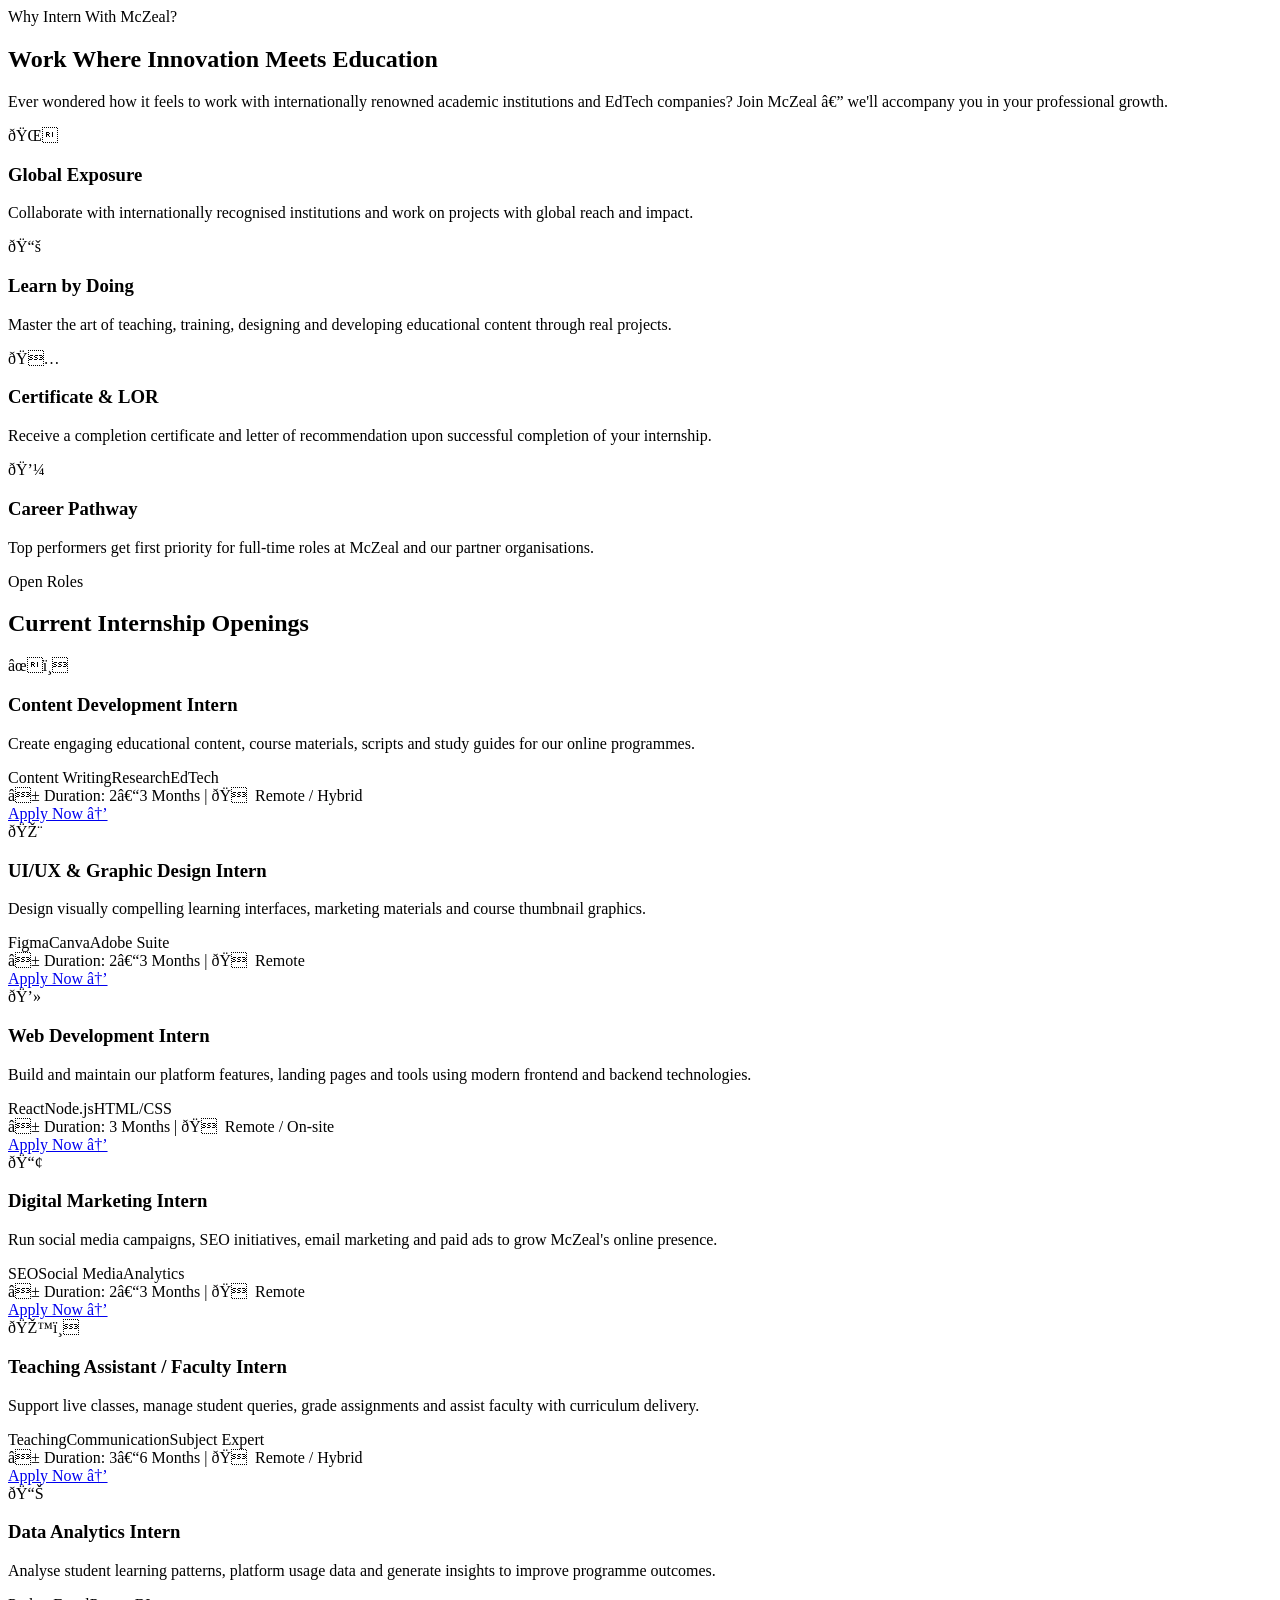
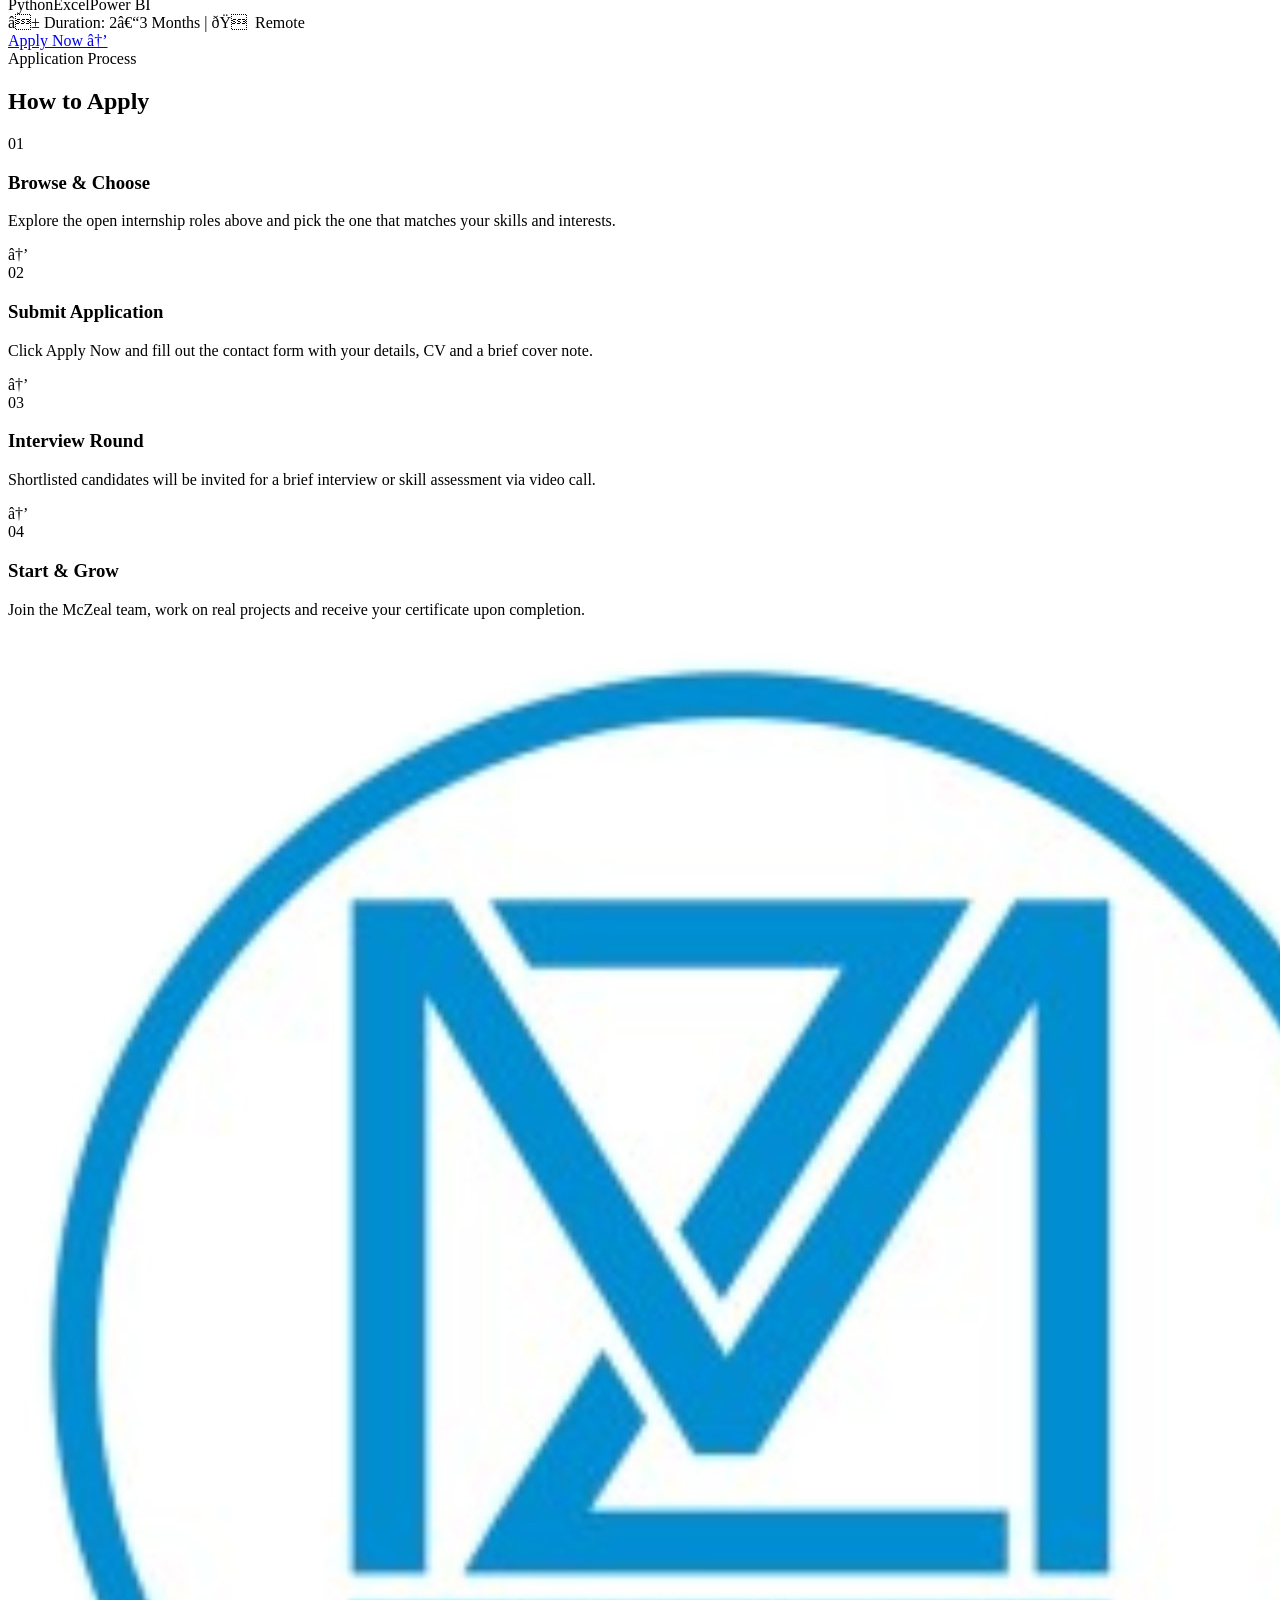
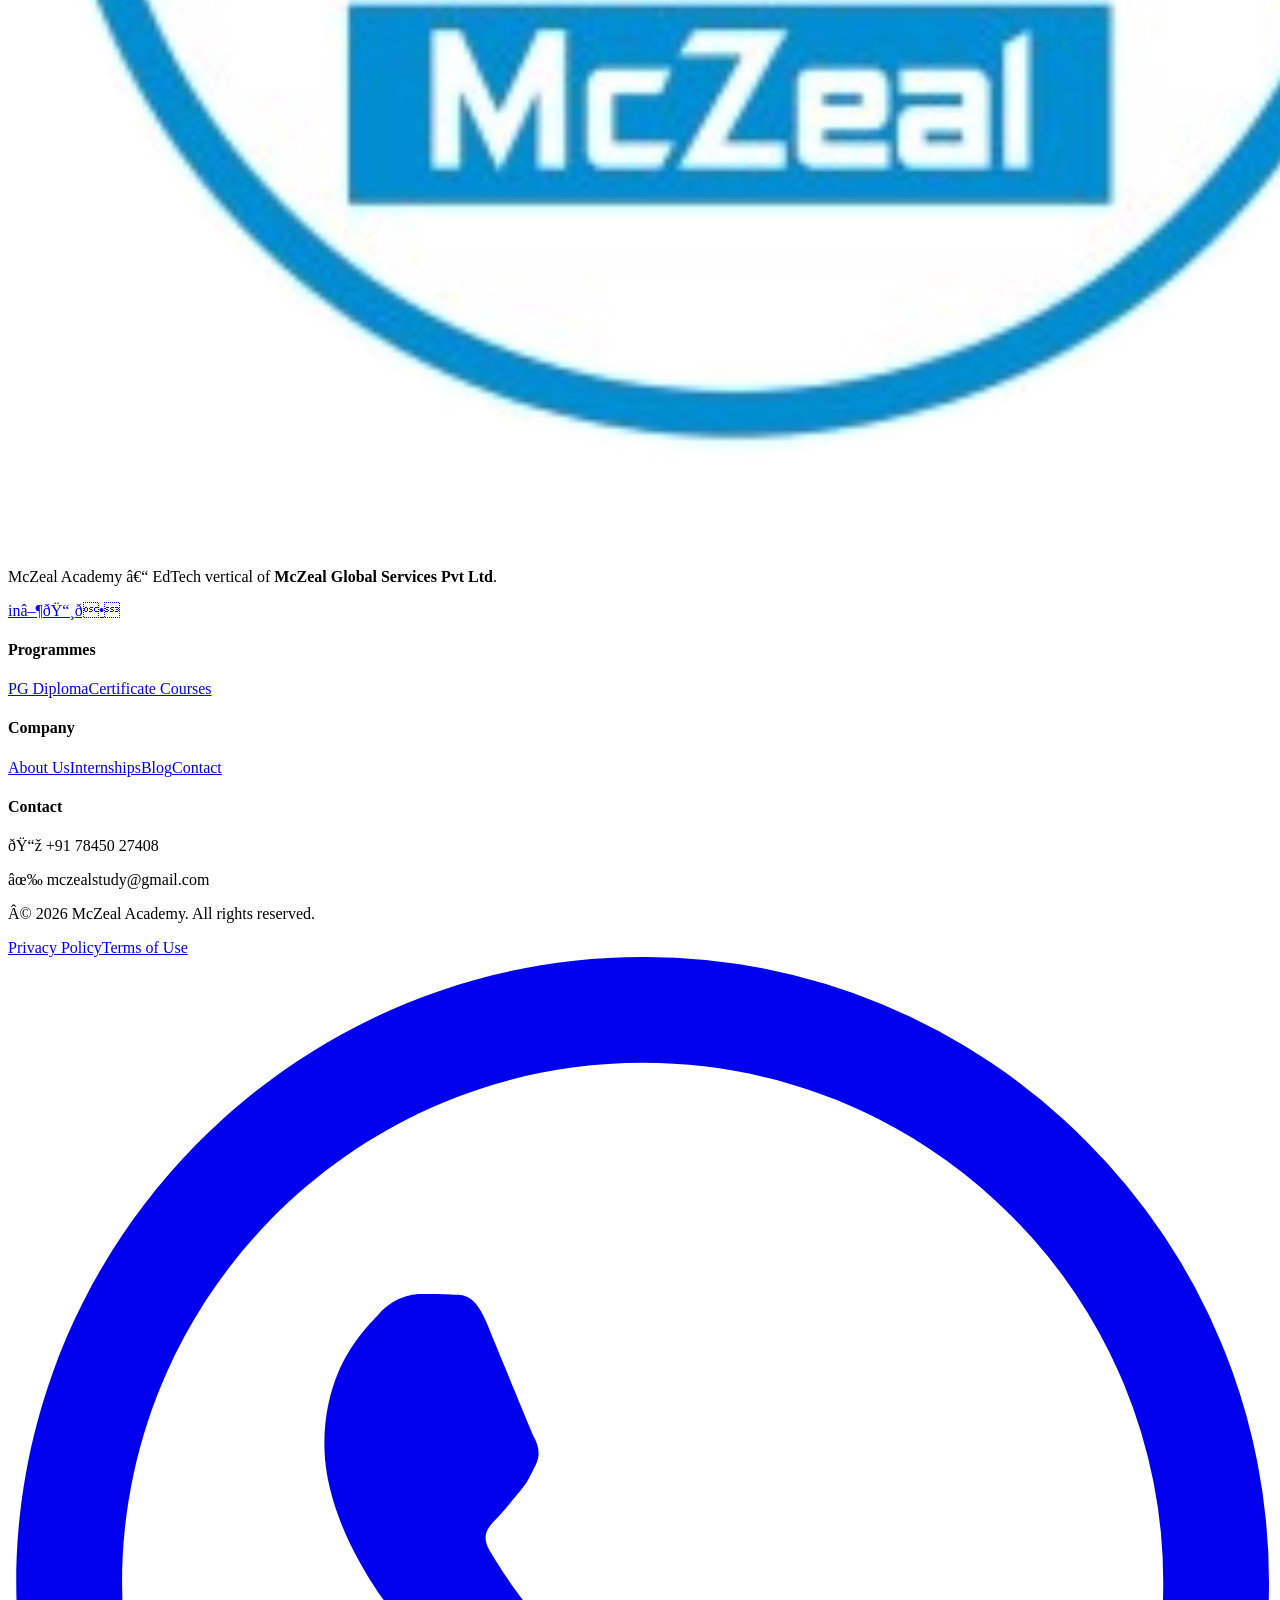
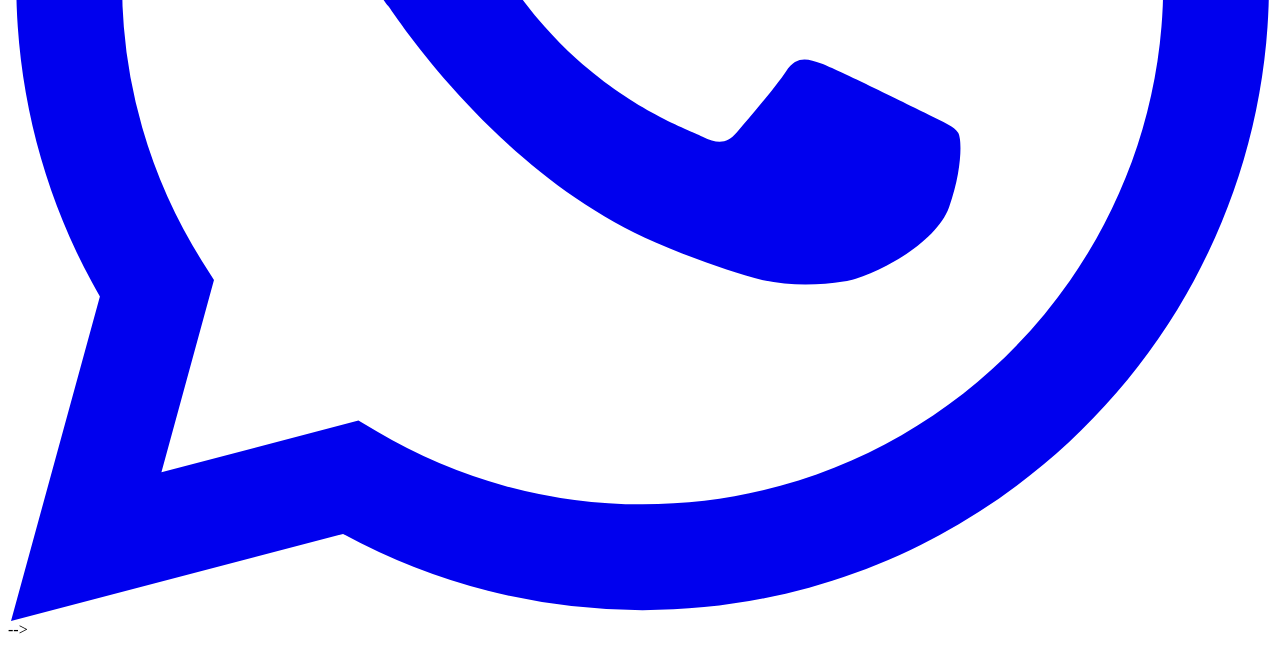
<file: internships.html>
<!-- <!DOCTYPE html>
<html lang="en">
<head>
<meta charset="UTF-8"/>
<meta name="viewport" content="width=device-width, initial-scale=1.0"/>
<title>Internships – McZeal Academy</title>
<link rel="preconnect" href="https://fonts.googleapis.com"/>
<link href="https://fonts.googleapis.com/css2?family=Playfair+Display:wght@700;800&family=DM+Sans:wght@300;400;500;600;700&display=swap" rel="stylesheet"/>
<link rel="stylesheet" href="styles.css"/>
</head>
<body>
<nav class="navbar" id="navbar">
  <div class="nav-inner">
    <a href="index.html" class="nav-logo"><img src="logo.png" alt="McZeal Academy"/><span>McZeal <strong>Academy</strong></span></a>
    <ul class="nav-links">
      <li><a href="courses.html">Courses</a></li><li><a href="webinars.html">Webinars</a></li>
      <li><a href="internships.html" class="active">Internships</a></li><li><a href="about.html">About</a></li>
      <li><a href="blog.html">Blog</a></li><li><a href="contact.html">Contact</a></li>
    </ul>
    <div class="nav-actions"><a href="login.html" class="btn-ghost">Login</a><a href="courses.html" class="btn-primary">Explore Courses</a></div>
    <button class="hamburger" id="hamburger"><span></span><span></span><span></span></button>
  </div>
  <div class="mobile-menu" id="mobileMenu">
    <a href="courses.html">Courses</a><a href="webinars.html">Webinars</a>
    <a href="internships.html">Internships</a><a href="about.html">About</a>
    <a href="blog.html">Blog</a><a href="contact.html">Contact</a>
  </div>
</nav>

<section class="page-hero">
  <div class="container">
    <div class="breadcrumb"><a href="index.html">Home</a> / <span>Internships</span></div>
    <h1>Internship Opportunities</h1>
    <p>Kickstart your career with hands-on experience at internationally recognised EdTech companies and academic institutions.</p>
  </div>
</section>

<!-- Why Intern -->
<section class="section" style="background:var(--off-white);">
  <div class="container">
    <div class="section-header">
      <div class="section-tag">Why Intern With McZeal?</div>
      <h2 class="section-title">Work Where <span class="accent">Innovation Meets Education</span></h2>
      <p class="section-sub">Ever wondered how it feels to work with internationally renowned academic institutions and EdTech companies? Join McZeal — we'll accompany you in your professional growth.</p>
    </div>
    <div class="why-grid" style="background:none;">
      <div class="why-card" style="background:white; border-color:var(--border);">
        <div class="why-icon">🌍</div>
        <h3 style="color:var(--navy)">Global Exposure</h3>
        <p style="color:var(--text-muted)">Collaborate with internationally recognised institutions and work on projects with global reach and impact.</p>
      </div>
      <div class="why-card" style="background:white; border-color:var(--border);">
        <div class="why-icon">📚</div>
        <h3 style="color:var(--navy)">Learn by Doing</h3>
        <p style="color:var(--text-muted)">Master the art of teaching, training, designing and developing educational content through real projects.</p>
      </div>
      <div class="why-card" style="background:white; border-color:var(--border);">
        <div class="why-icon">🏅</div>
        <h3 style="color:var(--navy)">Certificate & LOR</h3>
        <p style="color:var(--text-muted)">Receive a completion certificate and letter of recommendation upon successful completion of your internship.</p>
      </div>
      <div class="why-card" style="background:white; border-color:var(--border);">
        <div class="why-icon">💼</div>
        <h3 style="color:var(--navy)">Career Pathway</h3>
        <p style="color:var(--text-muted)">Top performers get first priority for full-time roles at McZeal and our partner organisations.</p>
      </div>
    </div>
  </div>
</section>

<!-- Open Roles -->
<section class="section">
  <div class="container">
    <div class="section-header">
      <div class="section-tag">Open Roles</div>
      <h2 class="section-title">Current <span class="accent">Internship Openings</span></h2>
    </div>
    <div class="internship-grid">
      <div class="internship-card">
        <div class="int-icon">✍️</div>
        <h3>Content Development Intern</h3>
        <p>Create engaging educational content, course materials, scripts and study guides for our online programmes.</p>
        <div class="int-tags">
          <span class="int-tag">Content Writing</span><span class="int-tag">Research</span><span class="int-tag">EdTech</span>
        </div>
        <div class="int-duration">⏱ Duration: 2–3 Months | 🏠 Remote / Hybrid</div>
        <a href="contact.html" class="btn-primary" style="width:100%;justify-content:center;">Apply Now →</a>
      </div>
      <div class="internship-card">
        <div class="int-icon">🎨</div>
        <h3>UI/UX & Graphic Design Intern</h3>
        <p>Design visually compelling learning interfaces, marketing materials and course thumbnail graphics.</p>
        <div class="int-tags">
          <span class="int-tag">Figma</span><span class="int-tag">Canva</span><span class="int-tag">Adobe Suite</span>
        </div>
        <div class="int-duration">⏱ Duration: 2–3 Months | 🏠 Remote</div>
        <a href="contact.html" class="btn-primary" style="width:100%;justify-content:center;">Apply Now →</a>
      </div>
      <div class="internship-card">
        <div class="int-icon">💻</div>
        <h3>Web Development Intern</h3>
        <p>Build and maintain our platform features, landing pages and tools using modern frontend and backend technologies.</p>
        <div class="int-tags">
          <span class="int-tag">React</span><span class="int-tag">Node.js</span><span class="int-tag">HTML/CSS</span>
        </div>
        <div class="int-duration">⏱ Duration: 3 Months | 🏠 Remote / On-site</div>
        <a href="contact.html" class="btn-primary" style="width:100%;justify-content:center;">Apply Now →</a>
      </div>
      <div class="internship-card">
        <div class="int-icon">📢</div>
        <h3>Digital Marketing Intern</h3>
        <p>Run social media campaigns, SEO initiatives, email marketing and paid ads to grow McZeal's online presence.</p>
        <div class="int-tags">
          <span class="int-tag">SEO</span><span class="int-tag">Social Media</span><span class="int-tag">Analytics</span>
        </div>
        <div class="int-duration">⏱ Duration: 2–3 Months | 🏠 Remote</div>
        <a href="contact.html" class="btn-primary" style="width:100%;justify-content:center;">Apply Now →</a>
      </div>
      <div class="internship-card">
        <div class="int-icon">🎙️</div>
        <h3>Teaching Assistant / Faculty Intern</h3>
        <p>Support live classes, manage student queries, grade assignments and assist faculty with curriculum delivery.</p>
        <div class="int-tags">
          <span class="int-tag">Teaching</span><span class="int-tag">Communication</span><span class="int-tag">Subject Expert</span>
        </div>
        <div class="int-duration">⏱ Duration: 3–6 Months | 🏠 Remote / Hybrid</div>
        <a href="contact.html" class="btn-primary" style="width:100%;justify-content:center;">Apply Now →</a>
      </div>
      <div class="internship-card">
        <div class="int-icon">📊</div>
        <h3>Data Analytics Intern</h3>
        <p>Analyse student learning patterns, platform usage data and generate insights to improve programme outcomes.</p>
        <div class="int-tags">
          <span class="int-tag">Python</span><span class="int-tag">Excel</span><span class="int-tag">Power BI</span>
        </div>
        <div class="int-duration">⏱ Duration: 2–3 Months | 🏠 Remote</div>
        <a href="contact.html" class="btn-primary" style="width:100%;justify-content:center;">Apply Now →</a>
      </div>
    </div>
  </div>
</section>

<!-- How to Apply -->
<section class="journey-section section">
  <div class="container">
    <div class="section-header">
      <div class="section-tag">Application Process</div>
      <h2 class="section-title">How to <span class="accent">Apply</span></h2>
    </div>
    <div class="journey-steps">
      <div class="journey-step">
        <div class="step-num">01</div>
        <div class="step-content"><h3>Browse & Choose</h3><p>Explore the open internship roles above and pick the one that matches your skills and interests.</p></div>
      </div>
      <div class="journey-arrow">→</div>
      <div class="journey-step">
        <div class="step-num">02</div>
        <div class="step-content"><h3>Submit Application</h3><p>Click Apply Now and fill out the contact form with your details, CV and a brief cover note.</p></div>
      </div>
      <div class="journey-arrow">→</div>
      <div class="journey-step">
        <div class="step-num">03</div>
        <div class="step-content"><h3>Interview Round</h3><p>Shortlisted candidates will be invited for a brief interview or skill assessment via video call.</p></div>
      </div>
      <div class="journey-arrow">→</div>
      <div class="journey-step">
        <div class="step-num">04</div>
        <div class="step-content"><h3>Start & Grow</h3><p>Join the McZeal team, work on real projects and receive your certificate upon completion.</p></div>
      </div>
    </div>
  </div>
</section>

<footer class="footer">
  <div class="container">
    <div class="footer-grid">
      <div class="footer-brand"><img src="logo.png" alt="McZeal Academy" class="footer-logo"/><p>McZeal Academy – EdTech vertical of <strong>McZeal Global Services Pvt Ltd</strong>.</p><div class="footer-social"><a href="#">in</a><a href="#">▶</a><a href="#">📸</a><a href="#">𝕏</a></div></div>
      <div class="footer-col"><h4>Programmes</h4><a href="courses.html">PG Diploma</a><a href="courses.html">Certificate Courses</a></div>
      <div class="footer-col"><h4>Company</h4><a href="about.html">About Us</a><a href="internships.html">Internships</a><a href="blog.html">Blog</a><a href="contact.html">Contact</a></div>
      <div class="footer-col"><h4>Contact</h4><p>📞 +91 78450 27408</p><p>✉ mczealstudy@gmail.com</p></div>
    </div>
    <div class="footer-bottom"><p>© 2026 McZeal Academy. All rights reserved.</p><div class="footer-legal"><a href="#">Privacy Policy</a><a href="#">Terms of Use</a></div></div>
  </div>
</footer>
<a href="https://wa.me/917854127408" class="whatsapp-fab" target="_blank">
  <svg viewBox="0 0 24 24" fill="currentColor"><path d="M17.472 14.382c-.297-.149-1.758-.867-2.03-.967-.273-.099-.471-.148-.67.15-.197.297-.767.966-.94 1.164-.173.199-.347.223-.644.075-.297-.15-1.255-.463-2.39-1.475-.883-.788-1.48-1.761-1.653-2.059-.173-.297-.018-.458.13-.606.134-.133.298-.347.446-.52.149-.174.198-.298.298-.497.099-.198.05-.371-.025-.52-.075-.149-.669-1.612-.916-2.207-.242-.579-.487-.5-.669-.51-.173-.008-.371-.01-.57-.01-.198 0-.52.074-.792.372-.272.297-1.04 1.016-1.04 2.479 0 1.462 1.065 2.875 1.213 3.074.149.198 2.096 3.2 5.077 4.487.709.306 1.262.489 1.694.625.712.227 1.36.195 1.871.118.571-.085 1.758-.719 2.006-1.413.248-.694.248-1.289.173-1.413-.074-.124-.272-.198-.57-.347m-5.421 7.403h-.004a9.87 9.87 0 01-5.031-1.378l-.361-.214-3.741.982.998-3.648-.235-.374a9.86 9.86 0 01-1.51-5.26c.001-5.45 4.436-9.884 9.888-9.884 2.64 0 5.122 1.03 6.988 2.898a9.825 9.825 0 012.893 6.994c-.003 5.45-4.437 9.884-9.885 9.884m8.413-18.297A11.815 11.815 0 0012.05 0C5.495 0 .16 5.335.157 11.892c0 2.096.547 4.142 1.588 5.945L.057 24l6.305-1.654a11.882 11.882 0 005.683 1.448h.005c6.554 0 11.89-5.335 11.893-11.893a11.821 11.821 0 00-3.48-8.413Z"/></svg>
</a>
<script src="main.js"></script>
</body>
</html> -->
</file>
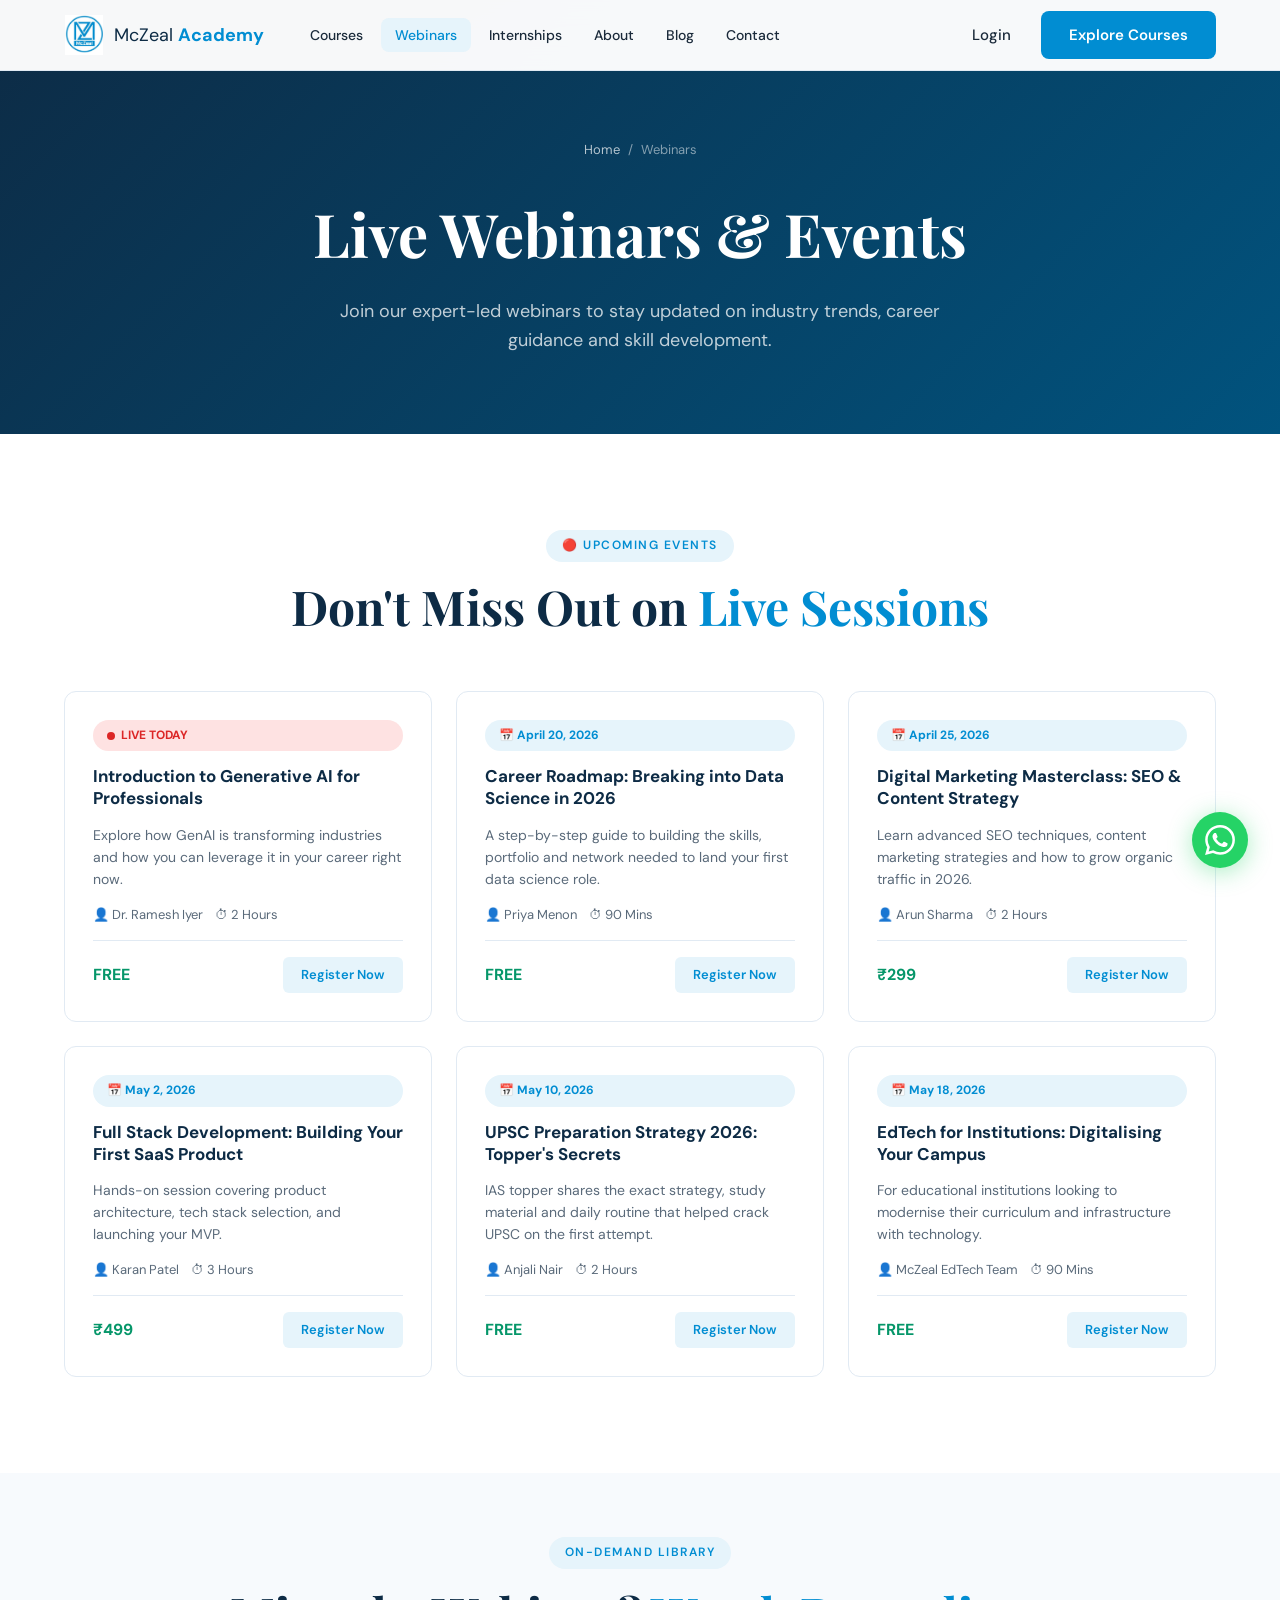
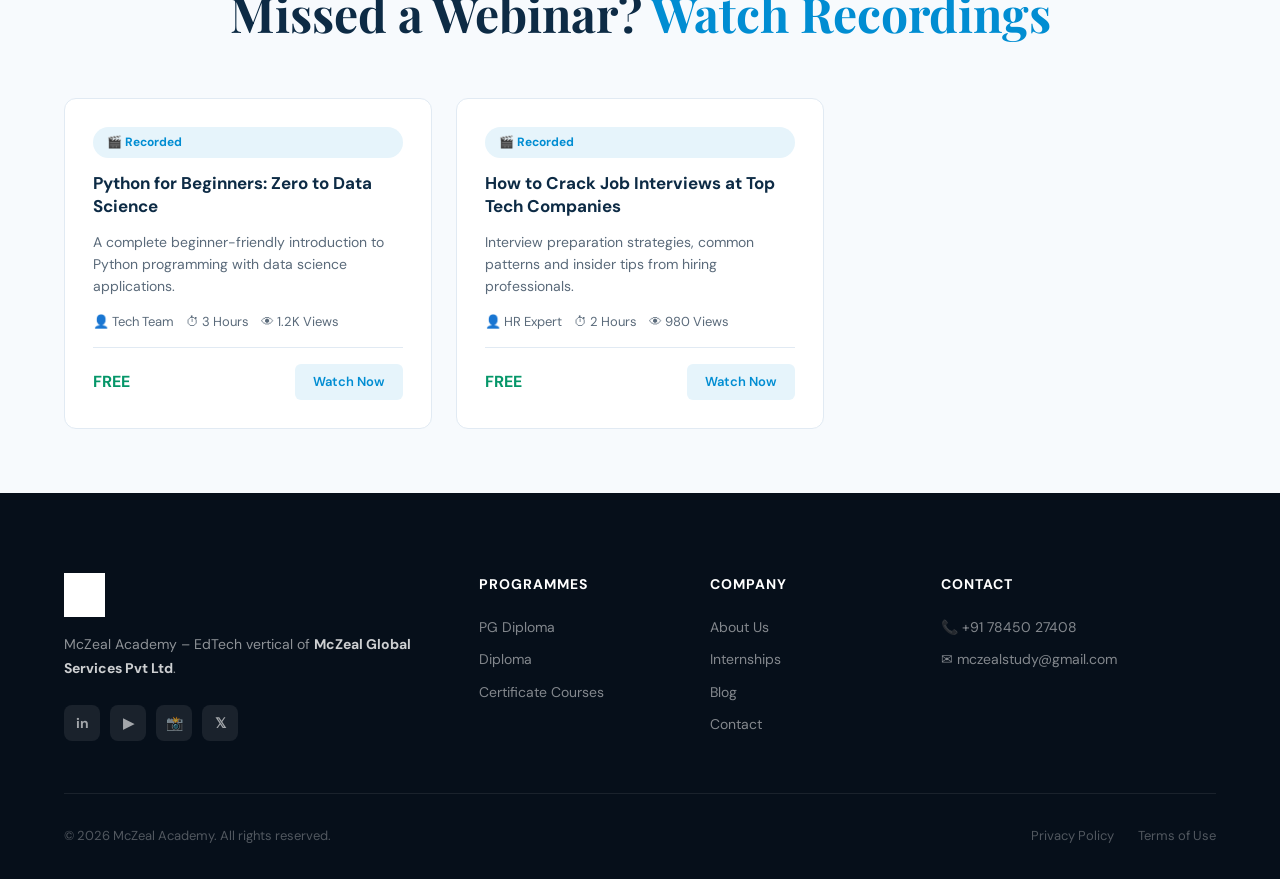
<file: webinars.html>
<!DOCTYPE html>
<html lang="en">
<head>
<meta charset="UTF-8"/>
<meta name="viewport" content="width=device-width, initial-scale=1.0"/>
<title>Webinars – McZeal Academy</title>
<link rel="preconnect" href="https://fonts.googleapis.com"/>
<link href="https://fonts.googleapis.com/css2?family=Playfair+Display:wght@700;800&family=DM+Sans:wght@300;400;500;600;700&display=swap" rel="stylesheet"/>
<link rel="stylesheet" href="styles.css"/>
</head>
<body>
<nav class="navbar" id="navbar">
  <div class="nav-inner">
    <a href="index.html" class="nav-logo"><img src="logo.png" alt="McZeal Academy"/><span>McZeal <strong>Academy</strong></span></a>
    <ul class="nav-links">
      <li><a href="courses.html">Courses</a></li><li><a href="webinars.html" class="active">Webinars</a></li>
      <li><a href="internships.html">Internships</a></li><li><a href="about.html">About</a></li>
      <li><a href="blog.html">Blog</a></li><li><a href="contact.html">Contact</a></li>
    </ul>
    <div class="nav-actions"><a href="login.html" class="btn-ghost">Login</a><a href="courses.html" class="btn-primary">Explore Courses</a></div>
    <button class="hamburger" id="hamburger"><span></span><span></span><span></span></button>
  </div>
  <div class="mobile-menu" id="mobileMenu">
    <a href="courses.html">Courses</a><a href="webinars.html">Webinars</a>
    <a href="internships.html">Internships</a><a href="about.html">About</a>
    <a href="blog.html">Blog</a><a href="contact.html">Contact</a>
  </div>
</nav>

<section class="page-hero">
  <div class="container">
    <div class="breadcrumb"><a href="index.html">Home</a> / <span>Webinars</span></div>
    <h1>Live Webinars & Events</h1>
    <p>Join our expert-led webinars to stay updated on industry trends, career guidance and skill development.</p>
  </div>
</section>

<section class="section">
  <div class="container">
    <div class="section-header">
      <div class="section-tag">🔴 Upcoming Events</div>
      <h2 class="section-title">Don't Miss Out on <span class="accent">Live Sessions</span></h2>
    </div>
    <div class="webinar-grid">
      <div class="webinar-card">
        <div class="webinar-live">LIVE TODAY</div>
        <h3>Introduction to Generative AI for Professionals</h3>
        <p>Explore how GenAI is transforming industries and how you can leverage it in your career right now.</p>
        <div class="webinar-meta"><span>👤 Dr. Ramesh Iyer</span><span>⏱ 2 Hours</span></div>
        <div class="webinar-footer">
          <span class="webinar-price">FREE</span>
          <a href="contact.html" class="btn-sm">Register Now</a>
        </div>
      </div>
      <div class="webinar-card">
        <div class="webinar-date">📅 April 20, 2026</div>
        <h3>Career Roadmap: Breaking into Data Science in 2026</h3>
        <p>A step-by-step guide to building the skills, portfolio and network needed to land your first data science role.</p>
        <div class="webinar-meta"><span>👤 Priya Menon</span><span>⏱ 90 Mins</span></div>
        <div class="webinar-footer">
          <span class="webinar-price">FREE</span>
          <a href="contact.html" class="btn-sm">Register Now</a>
        </div>
      </div>
      <div class="webinar-card">
        <div class="webinar-date">📅 April 25, 2026</div>
        <h3>Digital Marketing Masterclass: SEO & Content Strategy</h3>
        <p>Learn advanced SEO techniques, content marketing strategies and how to grow organic traffic in 2026.</p>
        <div class="webinar-meta"><span>👤 Arun Sharma</span><span>⏱ 2 Hours</span></div>
        <div class="webinar-footer">
          <span class="webinar-price">₹299</span>
          <a href="contact.html" class="btn-sm">Register Now</a>
        </div>
      </div>
      <div class="webinar-card">
        <div class="webinar-date">📅 May 2, 2026</div>
        <h3>Full Stack Development: Building Your First SaaS Product</h3>
        <p>Hands-on session covering product architecture, tech stack selection, and launching your MVP.</p>
        <div class="webinar-meta"><span>👤 Karan Patel</span><span>⏱ 3 Hours</span></div>
        <div class="webinar-footer">
          <span class="webinar-price">₹499</span>
          <a href="contact.html" class="btn-sm">Register Now</a>
        </div>
      </div>
      <div class="webinar-card">
        <div class="webinar-date">📅 May 10, 2026</div>
        <h3>UPSC Preparation Strategy 2026: Topper's Secrets</h3>
        <p>IAS topper shares the exact strategy, study material and daily routine that helped crack UPSC on the first attempt.</p>
        <div class="webinar-meta"><span>👤 Anjali Nair</span><span>⏱ 2 Hours</span></div>
        <div class="webinar-footer">
          <span class="webinar-price">FREE</span>
          <a href="contact.html" class="btn-sm">Register Now</a>
        </div>
      </div>
      <div class="webinar-card">
        <div class="webinar-date">📅 May 18, 2026</div>
        <h3>EdTech for Institutions: Digitalising Your Campus</h3>
        <p>For educational institutions looking to modernise their curriculum and infrastructure with technology.</p>
        <div class="webinar-meta"><span>👤 McZeal EdTech Team</span><span>⏱ 90 Mins</span></div>
        <div class="webinar-footer">
          <span class="webinar-price">FREE</span>
          <a href="contact.html" class="btn-sm">Register Now</a>
        </div>
      </div>
    </div>
  </div>
</section>

<section class="section" style="background:var(--off-white); padding:64px 0;">
  <div class="container">
    <div class="section-header">
      <div class="section-tag">On-Demand Library</div>
      <h2 class="section-title">Missed a Webinar? <span class="accent">Watch Recordings</span></h2>
    </div>
    <div class="webinar-grid">
      <div class="webinar-card">
        <div class="webinar-date">🎬 Recorded</div>
        <h3>Python for Beginners: Zero to Data Science</h3>
        <p>A complete beginner-friendly introduction to Python programming with data science applications.</p>
        <div class="webinar-meta"><span>👤 Tech Team</span><span>⏱ 3 Hours</span><span>👁 1.2K Views</span></div>
        <div class="webinar-footer">
          <span class="webinar-price">FREE</span>
          <a href="login.html" class="btn-sm">Watch Now</a>
        </div>
      </div>
      <div class="webinar-card">
        <div class="webinar-date">🎬 Recorded</div>
        <h3>How to Crack Job Interviews at Top Tech Companies</h3>
        <p>Interview preparation strategies, common patterns and insider tips from hiring professionals.</p>
        <div class="webinar-meta"><span>👤 HR Expert</span><span>⏱ 2 Hours</span><span>👁 980 Views</span></div>
        <div class="webinar-footer">
          <span class="webinar-price">FREE</span>
          <a href="login.html" class="btn-sm">Watch Now</a>
        </div>
      </div>
    </div>
  </div>
</section>

<footer class="footer">
  <div class="container">
    <div class="footer-grid">
      <div class="footer-brand"><img src="logo.png" alt="McZeal Academy" class="footer-logo"/><p>McZeal Academy – EdTech vertical of <strong>McZeal Global Services Pvt Ltd</strong>.</p><div class="footer-social"><a href="#">in</a><a href="#">▶</a><a href="#">📸</a><a href="#">𝕏</a></div></div>
      <div class="footer-col"><h4>Programmes</h4><a href="courses.html">PG Diploma</a><a href="courses.html">Diploma</a><a href="courses.html">Certificate Courses</a></div>
      <div class="footer-col"><h4>Company</h4><a href="about.html">About Us</a><a href="internships.html">Internships</a><a href="blog.html">Blog</a><a href="contact.html">Contact</a></div>
      <div class="footer-col"><h4>Contact</h4><p>📞 +91 78450 27408</p><p>✉ mczealstudy@gmail.com</p></div>
    </div>
    <div class="footer-bottom"><p>© 2026 McZeal Academy. All rights reserved.</p><div class="footer-legal"><a href="#">Privacy Policy</a><a href="#">Terms of Use</a></div></div>
  </div>
</footer>
<a href="https://wa.me/917854127408" class="whatsapp-fab" target="_blank">
  <svg viewBox="0 0 24 24" fill="currentColor"><path d="M17.472 14.382c-.297-.149-1.758-.867-2.03-.967-.273-.099-.471-.148-.67.15-.197.297-.767.966-.94 1.164-.173.199-.347.223-.644.075-.297-.15-1.255-.463-2.39-1.475-.883-.788-1.48-1.761-1.653-2.059-.173-.297-.018-.458.13-.606.134-.133.298-.347.446-.52.149-.174.198-.298.298-.497.099-.198.05-.371-.025-.52-.075-.149-.669-1.612-.916-2.207-.242-.579-.487-.5-.669-.51-.173-.008-.371-.01-.57-.01-.198 0-.52.074-.792.372-.272.297-1.04 1.016-1.04 2.479 0 1.462 1.065 2.875 1.213 3.074.149.198 2.096 3.2 5.077 4.487.709.306 1.262.489 1.694.625.712.227 1.36.195 1.871.118.571-.085 1.758-.719 2.006-1.413.248-.694.248-1.289.173-1.413-.074-.124-.272-.198-.57-.347m-5.421 7.403h-.004a9.87 9.87 0 01-5.031-1.378l-.361-.214-3.741.982.998-3.648-.235-.374a9.86 9.86 0 01-1.51-5.26c.001-5.45 4.436-9.884 9.888-9.884 2.64 0 5.122 1.03 6.988 2.898a9.825 9.825 0 012.893 6.994c-.003 5.45-4.437 9.884-9.885 9.884m8.413-18.297A11.815 11.815 0 0012.05 0C5.495 0 .16 5.335.157 11.892c0 2.096.547 4.142 1.588 5.945L.057 24l6.305-1.654a11.882 11.882 0 005.683 1.448h.005c6.554 0 11.89-5.335 11.893-11.893a11.821 11.821 0 00-3.48-8.413Z"/></svg>
</a>
<script src="main.js"></script>
</body>
</html>
</file>
<file: styles.css>
/* ============================================
   McZeal Academy — Main Stylesheet
   Colors: White | #018dd2 (Brand Blue) | #D4A017 (Gold)
   Font: Playfair Display + DM Sans
   ============================================ */

:root {
  --blue: #018dd2;
  --blue-dark: #0170a8;
  --blue-light: #e6f4fb;
  --navy: #0d2b45;
  --gold: #D4A017;
  --gold-light: #f5e6b0;
  --white: #ffffff;
  --off-white: #f7fafd;
  --text: #1a2a3a;
  --text-muted: #5a6a7a;
  --border: #e1eaf3;
  --radius: 12px;
  --shadow: 0 4px 24px rgba(1,141,210,0.10);
  --shadow-lg: 0 8px 48px rgba(1,141,210,0.18);
  --transition: 0.3s cubic-bezier(0.4,0,0.2,1);
}

*, *::before, *::after { box-sizing: border-box; margin: 0; padding: 0; }

html { scroll-behavior: smooth; }

body {
  font-family: 'DM Sans', sans-serif;
  color: var(--text);
  background: var(--white);
  line-height: 1.6;
  overflow-x: hidden;
}

a { text-decoration: none; color: inherit; }
img { max-width: 100%; display: block; }
ul { list-style: none; }

.container {
  max-width: 1200px;
  margin: 0 auto;
  padding: 0 24px;
}

/* ---- BUTTONS ---- */
.btn-primary {
  display: inline-flex;
  align-items: center;
  gap: 8px;
  background: var(--blue);
  color: #fff;
  padding: 12px 28px;
  border-radius: 8px;
  font-weight: 600;
  font-size: 15px;
  transition: var(--transition);
  border: none;
  cursor: pointer;
}
.btn-primary:hover { background: var(--blue-dark); transform: translateY(-2px); box-shadow: 0 6px 24px rgba(1,141,210,0.35); }
.btn-primary.btn-lg { padding: 16px 36px; font-size: 16px; border-radius: 10px; }
.btn-primary.btn-full { width: 100%; justify-content: center; }

.btn-outline {
  display: inline-flex;
  align-items: center;
  gap: 8px;
  background: transparent;
  color: var(--blue);
  padding: 12px 28px;
  border-radius: 8px;
  font-weight: 600;
  font-size: 15px;
  border: 2px solid var(--blue);
  transition: var(--transition);
  cursor: pointer;
}
.btn-outline:hover { background: var(--blue); color: #fff; transform: translateY(-2px); }
.btn-outline.btn-lg { padding: 16px 36px; font-size: 16px; border-radius: 10px; }

.btn-ghost {
  display: inline-flex;
  align-items: center;
  color: var(--text);
  font-weight: 500;
  font-size: 15px;
  padding: 10px 20px;
  border-radius: 8px;
  transition: var(--transition);
}
.btn-ghost:hover { color: var(--blue); background: var(--blue-light); }

.btn-gold {
  display: inline-flex;
  align-items: center;
  gap: 8px;
  background: var(--gold);
  color: #fff;
  padding: 14px 32px;
  border-radius: 10px;
  font-weight: 700;
  font-size: 16px;
  transition: var(--transition);
  border: none;
  cursor: pointer;
}
.btn-gold:hover { background: #b8880e; transform: translateY(-2px); box-shadow: 0 6px 24px rgba(212,160,23,0.35); }
.btn-gold.btn-lg { padding: 16px 40px; }

.btn-sm {
  display: inline-flex;
  align-items: center;
  background: var(--blue-light);
  color: var(--blue);
  padding: 8px 18px;
  border-radius: 6px;
  font-weight: 600;
  font-size: 13px;
  transition: var(--transition);
  border: none;
  cursor: pointer;
}
.btn-sm:hover { background: var(--blue); color: #fff; }

/* ---- NAVBAR ---- */
.navbar {
  position: fixed;
  top: 0; left: 0; right: 0;
  z-index: 1000;
  background: rgba(255,255,255,0.97);
  backdrop-filter: blur(12px);
  border-bottom: 1px solid var(--border);
  transition: var(--transition);
}
.navbar.scrolled { box-shadow: 0 2px 20px rgba(0,0,0,0.08); }

.nav-inner {
  max-width: 1200px;
  margin: 0 auto;
  padding: 0 24px;
  display: flex;
  align-items: center;
  gap: 32px;
  height: 70px;
}

.nav-logo {
  display: flex;
  align-items: center;
  gap: 10px;
  font-size: 18px;
  color: var(--navy);
  flex-shrink: 0;
}
.nav-logo img { height: 40px; width: 40px; object-fit: contain; }
.nav-logo strong { color: var(--blue); }

.nav-links {
  display: flex;
  align-items: center;
  gap: 4px;
  flex: 1;
}
.nav-links li a {
  padding: 8px 14px;
  border-radius: 8px;
  font-size: 14px;
  font-weight: 500;
  color: var(--text);
  transition: var(--transition);
}
.nav-links li a:hover, .nav-links li a.active {
  color: var(--blue);
  background: var(--blue-light);
}

.nav-actions {
  display: flex;
  align-items: center;
  gap: 10px;
  flex-shrink: 0;
}

.hamburger {
  display: none;
  flex-direction: column;
  gap: 5px;
  background: none;
  border: none;
  cursor: pointer;
  padding: 8px;
}
.hamburger span {
  display: block;
  width: 24px;
  height: 2px;
  background: var(--text);
  border-radius: 2px;
  transition: var(--transition);
}

.mobile-menu {
  display: none;
  flex-direction: column;
  padding: 16px 24px 24px;
  border-top: 1px solid var(--border);
  gap: 4px;
}
.mobile-menu a {
  padding: 12px 16px;
  border-radius: 8px;
  font-weight: 500;
  color: var(--text);
  transition: var(--transition);
}
.mobile-menu a:hover { color: var(--blue); background: var(--blue-light); }
.mobile-menu.open { display: flex; }
.mt-8 { margin-top: 8px; }

/* ---- HERO ---- */
.hero {
  min-height: 100vh;
  display: flex;
  align-items: center;
  padding: 120px 0 80px;
  background: linear-gradient(135deg, #f0f8ff 0%, #e6f4fb 40%, #fff9e6 100%);
  position: relative;
  overflow: hidden;
}

.hero-bg-grid {
  position: absolute;
  inset: 0;
  background-image: 
    linear-gradient(var(--border) 1px, transparent 1px),
    linear-gradient(90deg, var(--border) 1px, transparent 1px);
  background-size: 60px 60px;
  opacity: 0.4;
  pointer-events: none;
}

.hero-content {
  position: relative;
  z-index: 2;
  max-width: 640px;
}

.hero-badge {
  display: inline-flex;
  align-items: center;
  gap: 8px;
  background: var(--gold-light);
  color: #8a6200;
  padding: 8px 16px;
  border-radius: 100px;
  font-size: 13px;
  font-weight: 600;
  margin-bottom: 28px;
  border: 1px solid #e0c060;
}

.hero-title {
  font-family: 'Playfair Display', serif;
  font-size: clamp(42px, 6vw, 72px);
  font-weight: 800;
  line-height: 1.1;
  color: var(--navy);
  margin-bottom: 24px;
}

.gradient-text {
  background: linear-gradient(135deg, var(--blue), var(--gold));
  -webkit-background-clip: text;
  -webkit-text-fill-color: transparent;
  background-clip: text;
}

.hero-sub {
  font-size: 18px;
  color: var(--text-muted);
  line-height: 1.7;
  margin-bottom: 36px;
  max-width: 520px;
}

.hero-cta {
  display: flex;
  gap: 16px;
  flex-wrap: wrap;
  margin-bottom: 48px;
}

.hero-stats {
  display: flex;
  align-items: center;
  gap: 0;
  background: white;
  border-radius: 16px;
  padding: 20px 28px;
  box-shadow: var(--shadow);
  border: 1px solid var(--border);
  width: fit-content;
}
.stat {
  display: flex;
  flex-direction: column;
  align-items: center;
  padding: 0 20px;
}
.stat-num {
  font-size: 28px;
  font-weight: 700;
  color: var(--blue);
  font-family: 'Playfair Display', serif;
}
.stat-label { font-size: 12px; color: var(--text-muted); font-weight: 500; }
.stat-divider {
  width: 1px;
  height: 40px;
  background: var(--border);
}

.hero-visual {
  position: absolute;
  right: 60px;
  top: 50%;
  transform: translateY(-50%);
  display: flex;
  flex-direction: column;
  gap: 16px;
  z-index: 2;
}
.hero-card {
  background: white;
  border-radius: 12px;
  padding: 16px 20px;
  display: flex;
  align-items: center;
  gap: 14px;
  box-shadow: var(--shadow-lg);
  border: 1px solid var(--border);
  font-size: 14px;
  min-width: 220px;
  animation: floatCard 3s ease-in-out infinite;
}
.card-1 { animation-delay: 0s; }
.card-2 { animation-delay: 1s; }
.card-3 { animation-delay: 2s; }
@keyframes floatCard {
  0%, 100% { transform: translateY(0); }
  50% { transform: translateY(-8px); }
}
.card-icon { font-size: 28px; flex-shrink: 0; }
.hero-card strong { display: block; color: var(--navy); }
.hero-card small { color: var(--text-muted); font-size: 12px; }

/* ---- MARQUEE ---- */
.marquee-section {
  background: var(--navy);
  padding: 20px 0;
  overflow: hidden;
}
.marquee-label {
  text-align: center;
  color: rgba(255,255,255,0.5);
  font-size: 12px;
  text-transform: uppercase;
  letter-spacing: 2px;
  margin-bottom: 12px;
}
.marquee-track { overflow: hidden; }
.marquee-inner {
  display: flex;
  gap: 32px;
  white-space: nowrap;
  animation: marquee 30s linear infinite;
  color: rgba(255,255,255,0.7);
  font-size: 15px;
  font-weight: 500;
}
.marquee-inner span { flex-shrink: 0; }
@keyframes marquee {
  from { transform: translateX(0); }
  to { transform: translateX(-50%); }
}

/* ---- SECTION COMMON ---- */
.section { padding: 96px 0; }

.section-header {
  text-align: center;
  margin-bottom: 56px;
}
.section-tag {
  display: inline-block;
  background: var(--blue-light);
  color: var(--blue);
  padding: 6px 16px;
  border-radius: 100px;
  font-size: 12px;
  font-weight: 600;
  text-transform: uppercase;
  letter-spacing: 1.5px;
  margin-bottom: 16px;
}
.section-tag.light {
  background: rgba(255,255,255,0.15);
  color: rgba(255,255,255,0.9);
}
.section-title {
  font-family: 'Playfair Display', serif;
  font-size: clamp(32px, 4vw, 48px);
  font-weight: 700;
  color: var(--navy);
  line-height: 1.2;
  margin-bottom: 16px;
}
.section-title.light { color: white; }
.section-sub {
  font-size: 17px;
  color: var(--text-muted);
  max-width: 600px;
  margin: 0 auto;
}
.section-sub.light { color: rgba(255,255,255,0.75); }
.accent { color: var(--blue); }
.accent-gold { color: var(--gold); }
.section-cta { text-align: center; margin-top: 48px; }

/* ---- FILTER TABS ---- */
.filter-tabs {
  display: flex;
  gap: 8px;
  justify-content: center;
  flex-wrap: wrap;
  margin-bottom: 40px;
}
.filter-btn {
  padding: 10px 24px;
  border-radius: 100px;
  border: 2px solid var(--border);
  background: transparent;
  font-size: 14px;
  font-weight: 600;
  color: var(--text-muted);
  cursor: pointer;
  transition: var(--transition);
  font-family: 'DM Sans', sans-serif;
}
.filter-btn:hover, .filter-btn.active {
  border-color: var(--blue);
  background: var(--blue);
  color: white;
}

/* ---- COURSE CARDS ---- */
.courses-grid {
  display: grid;
  grid-template-columns: repeat(auto-fill, minmax(340px, 1fr));
  gap: 24px;
}
.course-card {
  background: white;
  border-radius: var(--radius);
  border: 1px solid var(--border);
  overflow: hidden;
  transition: var(--transition);
  position: relative;
}
.course-card:hover { transform: translateY(-6px); box-shadow: var(--shadow-lg); border-color: var(--blue); }
.course-card.hidden { display: none; }

.course-badge {
  position: absolute;
  top: 16px;
  left: 16px;
  background: var(--blue);
  color: white;
  padding: 4px 12px;
  border-radius: 100px;
  font-size: 11px;
  font-weight: 700;
  text-transform: uppercase;
  letter-spacing: 1px;
}
.course-badge.cert { background: #059669; }
.course-badge.diploma { background: #7c3aed; }
.course-badge.coaching { background: var(--gold); }

.course-thumb {
  height: 160px;
  display: flex;
  align-items: center;
  justify-content: center;
}
.thumb-blue { background: linear-gradient(135deg, #e6f4fb, #bde0f5); }
.thumb-gold { background: linear-gradient(135deg, #fef9e7, #fde68a); }
.thumb-teal { background: linear-gradient(135deg, #e6faf5, #a7f3d0); }
.thumb-purple { background: linear-gradient(135deg, #f3e8ff, #ddd6fe); }
.thumb-orange { background: linear-gradient(135deg, #fff7ed, #fed7aa); }
.thumb-green { background: linear-gradient(135deg, #ecfdf5, #bbf7d0); }
.thumb-icon { font-size: 56px; }

.course-body { padding: 24px; }
.course-body h3 {
  font-size: 17px;
  font-weight: 700;
  color: var(--navy);
  margin-bottom: 10px;
  line-height: 1.3;
}
.course-body p { font-size: 14px; color: var(--text-muted); margin-bottom: 16px; line-height: 1.6; }
.course-meta {
  display: flex;
  gap: 16px;
  font-size: 13px;
  color: var(--text-muted);
  margin-bottom: 20px;
}
.course-footer {
  display: flex;
  align-items: center;
  justify-content: space-between;
  padding-top: 16px;
  border-top: 1px solid var(--border);
}
.course-price {
  font-size: 20px;
  font-weight: 700;
  color: var(--navy);
}
.course-price s {
  font-size: 13px;
  color: #aaa;
  font-weight: 400;
  text-decoration: line-through;
  margin-right: 4px;
}
.course-price small { font-size: 12px; color: var(--text-muted); font-weight: 400; }

/* ---- WHY SECTION ---- */
.why-section {
  background: var(--navy);
  padding: 96px 0;
}
.why-grid {
  display: grid;
  grid-template-columns: repeat(auto-fill, minmax(260px, 1fr));
  gap: 24px;
}
.why-card {
  background: rgba(255,255,255,0.06);
  border: 1px solid rgba(255,255,255,0.12);
  border-radius: var(--radius);
  padding: 32px 28px;
  transition: var(--transition);
}
.why-card:hover {
  background: rgba(1,141,210,0.2);
  border-color: var(--blue);
  transform: translateY(-4px);
}
.why-icon { font-size: 36px; margin-bottom: 16px; }
.why-card h3 { font-size: 17px; font-weight: 700; color: white; margin-bottom: 10px; }
.why-card p { font-size: 14px; color: rgba(255,255,255,0.65); line-height: 1.6; }

/* ---- JOURNEY ---- */
.journey-section { background: var(--off-white); }
.journey-steps {
  display: flex;
  align-items: flex-start;
  gap: 16px;
  flex-wrap: wrap;
  justify-content: center;
}
.journey-step {
  flex: 1;
  min-width: 200px;
  max-width: 240px;
  text-align: center;
  padding: 32px 20px;
  background: white;
  border-radius: var(--radius);
  border: 1px solid var(--border);
  box-shadow: var(--shadow);
  transition: var(--transition);
}
.journey-step:hover { border-color: var(--blue); transform: translateY(-4px); }
.step-num {
  display: inline-flex;
  align-items: center;
  justify-content: center;
  width: 56px;
  height: 56px;
  background: var(--blue);
  color: white;
  border-radius: 50%;
  font-size: 20px;
  font-weight: 800;
  margin: 0 auto 20px;
  font-family: 'Playfair Display', serif;
}
.step-content h3 { font-size: 16px; font-weight: 700; color: var(--navy); margin-bottom: 10px; }
.step-content p { font-size: 14px; color: var(--text-muted); line-height: 1.6; }
.journey-arrow {
  font-size: 28px;
  color: var(--blue);
  padding-top: 60px;
  flex-shrink: 0;
  opacity: 0.5;
}

/* ---- TESTIMONIALS ---- */
.testimonials-grid {
  display: grid;
  grid-template-columns: repeat(auto-fill, minmax(300px, 1fr));
  gap: 24px;
}
.testimonial-card {
  background: white;
  border-radius: var(--radius);
  padding: 32px;
  border: 1px solid var(--border);
  box-shadow: var(--shadow);
  transition: var(--transition);
}
.testimonial-card:hover { border-color: var(--blue); transform: translateY(-4px); }
.testimonial-card.featured {
  background: linear-gradient(135deg, var(--blue), var(--blue-dark));
  color: white;
  border-color: transparent;
}
.testi-stars { font-size: 20px; color: var(--gold); margin-bottom: 16px; }
.testimonial-card.featured .testi-stars { color: #ffd700; }
.testimonial-card p { font-size: 15px; color: var(--text-muted); line-height: 1.7; margin-bottom: 24px; font-style: italic; }
.testimonial-card.featured p { color: rgba(255,255,255,0.9); }
.testi-author { display: flex; align-items: center; gap: 12px; }
.testi-avatar {
  width: 44px; height: 44px;
  background: var(--blue-light);
  color: var(--blue);
  border-radius: 50%;
  display: flex; align-items: center; justify-content: center;
  font-weight: 700; font-size: 14px; flex-shrink: 0;
}
.testimonial-card.featured .testi-avatar { background: rgba(255,255,255,0.2); color: white; }
.testi-author strong { display: block; font-size: 15px; color: var(--navy); }
.testi-author small { font-size: 12px; color: var(--text-muted); }
.testimonial-card.featured .testi-author strong { color: white; }
.testimonial-card.featured .testi-author small { color: rgba(255,255,255,0.7); }

/* ---- EDTECH BANNER ---- */
.edtech-banner {
  background: linear-gradient(135deg, #0d2b45 0%, #01537e 100%);
  padding: 80px 0;
}
.edtech-inner {
  display: flex;
  align-items: center;
  gap: 80px;
  flex-wrap: wrap;
}
.edtech-text { flex: 1; min-width: 280px; }
.edtech-text .section-tag { background: rgba(255,255,255,0.15); color: rgba(255,255,255,0.9); }
.edtech-text h2 {
  font-family: 'Playfair Display', serif;
  font-size: clamp(28px, 3.5vw, 42px);
  color: white;
  line-height: 1.2;
  margin: 16px 0 20px;
}
.edtech-text p { font-size: 16px; color: rgba(255,255,255,0.75); line-height: 1.7; margin-bottom: 32px; max-width: 480px; }
.edtech-features {
  flex: 1;
  min-width: 260px;
  display: grid;
  grid-template-columns: 1fr 1fr;
  gap: 16px;
}
.ef-item {
  background: rgba(255,255,255,0.08);
  border: 1px solid rgba(255,255,255,0.12);
  border-radius: 8px;
  padding: 14px 18px;
  color: rgba(255,255,255,0.85);
  font-size: 14px;
  font-weight: 500;
  transition: var(--transition);
}
.ef-item:hover { background: rgba(1,141,210,0.3); border-color: var(--blue); }

/* ---- LEAD CAPTURE ---- */
.lead-section { background: var(--off-white); }
.lead-box {
  background: white;
  border-radius: 20px;
  padding: 64px;
  box-shadow: var(--shadow-lg);
  display: flex;
  gap: 80px;
  align-items: center;
  border: 1px solid var(--border);
  flex-wrap: wrap;
}
.lead-text { flex: 1; min-width: 280px; }
.lead-text h2 {
  font-family: 'Playfair Display', serif;
  font-size: clamp(24px, 3vw, 36px);
  color: var(--navy);
  margin-bottom: 16px;
  line-height: 1.25;
}
.lead-text p { color: var(--text-muted); line-height: 1.7; margin-bottom: 24px; }
.lead-points { display: flex; flex-direction: column; gap: 10px; }
.lead-points li { font-size: 14px; color: var(--text); font-weight: 500; }

.lead-form {
  flex: 1;
  min-width: 280px;
  display: flex;
  flex-direction: column;
  gap: 14px;
}
.lead-form input,
.lead-form select {
  padding: 14px 16px;
  border: 2px solid var(--border);
  border-radius: 8px;
  font-family: 'DM Sans', sans-serif;
  font-size: 15px;
  color: var(--text);
  background: var(--off-white);
  transition: var(--transition);
  outline: none;
}
.lead-form input:focus, .lead-form select:focus { border-color: var(--blue); background: white; }
.lead-form small { color: var(--text-muted); font-size: 12px; text-align: center; }

/* ---- FOOTER ---- */
.footer {
  background: #060f1a;
  padding: 80px 0 32px;
}
.footer-grid {
  display: grid;
  grid-template-columns: 2fr 1fr 1fr 1.5fr;
  gap: 48px;
  padding-bottom: 48px;
  border-bottom: 1px solid rgba(255,255,255,0.08);
}
.footer-brand p { font-size: 14px; color: rgba(255,255,255,0.55); line-height: 1.7; margin: 16px 0 24px; }
.footer-brand strong { color: rgba(255,255,255,0.8); }
.footer-logo { height: 44px; margin-bottom: 16px; filter: brightness(0) invert(1); }
.footer-social {
  display: flex;
  gap: 10px;
}
.footer-social a {
  width: 36px; height: 36px;
  background: rgba(255,255,255,0.08);
  border-radius: 8px;
  display: flex; align-items: center; justify-content: center;
  color: rgba(255,255,255,0.6);
  font-size: 14px;
  font-weight: 700;
  transition: var(--transition);
}
.footer-social a:hover { background: var(--blue); color: white; }
.footer-col h4 { color: white; font-size: 14px; font-weight: 700; margin-bottom: 20px; text-transform: uppercase; letter-spacing: 1px; }
.footer-col a, .footer-col p {
  display: block;
  color: rgba(255,255,255,0.5);
  font-size: 14px;
  margin-bottom: 10px;
  transition: var(--transition);
  line-height: 1.6;
}
.footer-col a:hover { color: var(--blue); }
.footer-bottom {
  display: flex;
  align-items: center;
  justify-content: space-between;
  padding-top: 32px;
  flex-wrap: wrap;
  gap: 16px;
}
.footer-bottom p { color: rgba(255,255,255,0.3); font-size: 13px; }
.footer-legal { display: flex; gap: 24px; }
.footer-legal a { color: rgba(255,255,255,0.3); font-size: 13px; transition: var(--transition); }
.footer-legal a:hover { color: var(--blue); }

/* ---- WHATSAPP FAB ---- */
.whatsapp-fab {
  position: fixed;
  bottom: 32px;
  right: 32px;
  width: 56px; height: 56px;
  background: #25d366;
  border-radius: 50%;
  display: flex; align-items: center; justify-content: center;
  color: white;
  box-shadow: 0 4px 24px rgba(37,211,102,0.4);
  z-index: 999;
  transition: var(--transition);
}
.whatsapp-fab:hover { transform: scale(1.1) translateY(-4px); box-shadow: 0 8px 32px rgba(37,211,102,0.5); }
.whatsapp-fab svg { width: 30px; height: 30px; }

/* ---- PAGE HERO (inner pages) ---- */
.page-hero {
  background: linear-gradient(135deg, var(--navy) 0%, #01537e 100%);
  padding: 140px 0 80px;
  text-align: center;
}
.page-hero h1 {
  font-family: 'Playfair Display', serif;
  font-size: clamp(36px, 5vw, 60px);
  color: white;
  margin-bottom: 16px;
}
.page-hero p { font-size: 18px; color: rgba(255,255,255,0.75); max-width: 600px; margin: 0 auto; }
.breadcrumb {
  display: flex;
  justify-content: center;
  gap: 8px;
  margin-bottom: 24px;
  font-size: 13px;
  color: rgba(255,255,255,0.5);
}
.breadcrumb a { color: rgba(255,255,255,0.7); }
.breadcrumb a:hover { color: var(--gold); }

/* ---- ABOUT PAGE ---- */
.about-grid {
  display: grid;
  grid-template-columns: 1fr 1fr;
  gap: 80px;
  align-items: center;
}
.about-image {
  background: linear-gradient(135deg, var(--blue-light), var(--gold-light));
  border-radius: 20px;
  height: 440px;
  display: flex;
  align-items: center;
  justify-content: center;
  font-size: 80px;
  position: relative;
  overflow: hidden;
}
.about-image::before {
  content: '';
  position: absolute;
  inset: 0;
  background: linear-gradient(135deg, rgba(1,141,210,0.1), rgba(212,160,23,0.1));
}
.about-text h2 {
  font-family: 'Playfair Display', serif;
  font-size: clamp(28px, 3.5vw, 40px);
  color: var(--navy);
  margin-bottom: 20px;
  line-height: 1.25;
}
.about-text p { color: var(--text-muted); line-height: 1.8; margin-bottom: 20px; }
.about-badges { display: flex; flex-wrap: wrap; gap: 10px; margin-top: 28px; }
.about-badge {
  background: var(--blue-light);
  color: var(--blue);
  padding: 8px 16px;
  border-radius: 100px;
  font-size: 13px;
  font-weight: 600;
}
.about-mission-grid {
  display: grid;
  grid-template-columns: repeat(3, 1fr);
  gap: 24px;
  margin-top: 48px;
}
.mission-card {
  background: white;
  border: 1px solid var(--border);
  border-radius: var(--radius);
  padding: 32px 24px;
  text-align: center;
  box-shadow: var(--shadow);
}
.mission-icon { font-size: 40px; margin-bottom: 16px; }
.mission-card h3 { font-size: 18px; font-weight: 700; color: var(--navy); margin-bottom: 12px; }
.mission-card p { font-size: 14px; color: var(--text-muted); line-height: 1.6; }

/* ---- CONTACT PAGE ---- */
.contact-grid {
  display: grid;
  grid-template-columns: 1fr 1.5fr;
  gap: 64px;
  align-items: start;
}
.contact-info h2 {
  font-family: 'Playfair Display', serif;
  font-size: 32px;
  color: var(--navy);
  margin-bottom: 24px;
}
.contact-info p { color: var(--text-muted); margin-bottom: 32px; line-height: 1.7; }
.contact-detail {
  display: flex;
  gap: 16px;
  align-items: flex-start;
  margin-bottom: 24px;
}
.cd-icon {
  width: 44px; height: 44px;
  background: var(--blue-light);
  border-radius: 10px;
  display: flex; align-items: center; justify-content: center;
  font-size: 20px;
  flex-shrink: 0;
}
.cd-text strong { display: block; color: var(--navy); font-weight: 600; margin-bottom: 4px; }
.cd-text p { font-size: 14px; color: var(--text-muted); margin: 0; }
.contact-form-box {
  background: white;
  border: 1px solid var(--border);
  border-radius: 20px;
  padding: 48px;
  box-shadow: var(--shadow);
}
.contact-form-box h3 {
  font-family: 'Playfair Display', serif;
  font-size: 24px;
  color: var(--navy);
  margin-bottom: 28px;
}
.form-row { display: grid; grid-template-columns: 1fr 1fr; gap: 16px; }
.form-group { margin-bottom: 20px; }
.form-group label { display: block; font-size: 14px; font-weight: 600; color: var(--text); margin-bottom: 6px; }
.form-group input,
.form-group select,
.form-group textarea {
  width: 100%;
  padding: 14px 16px;
  border: 2px solid var(--border);
  border-radius: 8px;
  font-family: 'DM Sans', sans-serif;
  font-size: 15px;
  color: var(--text);
  background: var(--off-white);
  transition: var(--transition);
  outline: none;
  resize: vertical;
}
.form-group input:focus,
.form-group select:focus,
.form-group textarea:focus { border-color: var(--blue); background: white; }

/* ---- BLOG PAGE ---- */
.blog-grid {
  display: grid;
  grid-template-columns: repeat(auto-fill, minmax(340px, 1fr));
  gap: 32px;
}
.blog-card {
  background: white;
  border-radius: var(--radius);
  border: 1px solid var(--border);
  overflow: hidden;
  transition: var(--transition);
}
.blog-card:hover { transform: translateY(-6px); box-shadow: var(--shadow-lg); }
.blog-thumb {
  height: 200px;
  background: linear-gradient(135deg, var(--blue-light), var(--gold-light));
  display: flex; align-items: center; justify-content: center;
  font-size: 60px;
}
.blog-body { padding: 28px; }
.blog-meta { display: flex; gap: 12px; font-size: 12px; color: var(--text-muted); margin-bottom: 12px; }
.blog-tag {
  background: var(--blue-light);
  color: var(--blue);
  padding: 3px 10px;
  border-radius: 100px;
  font-weight: 600;
}
.blog-card h3 { font-size: 18px; font-weight: 700; color: var(--navy); margin-bottom: 12px; line-height: 1.3; }
.blog-card p { font-size: 14px; color: var(--text-muted); line-height: 1.6; margin-bottom: 20px; }
.blog-read { color: var(--blue); font-size: 14px; font-weight: 600; }
.blog-read:hover { text-decoration: underline; }

/* ---- LOGIN PAGE ---- */
.login-section {
  min-height: 100vh;
  display: flex;
  align-items: center;
  background: linear-gradient(135deg, #f0f8ff 0%, #e6f4fb 100%);
  padding: 80px 0;
}
.login-box {
  background: white;
  border-radius: 20px;
  padding: 56px;
  box-shadow: var(--shadow-lg);
  max-width: 480px;
  width: 100%;
  margin: 0 auto;
  border: 1px solid var(--border);
}
.login-box .login-logo {
  display: flex;
  align-items: center;
  gap: 10px;
  justify-content: center;
  margin-bottom: 32px;
}
.login-box .login-logo img { height: 48px; }
.login-box h2 { text-align: center; font-family: 'Playfair Display', serif; font-size: 28px; color: var(--navy); margin-bottom: 8px; }
.login-box p.sub { text-align: center; color: var(--text-muted); margin-bottom: 32px; }
.login-tabs { display: flex; background: var(--off-white); border-radius: 10px; padding: 4px; margin-bottom: 28px; }
.login-tab {
  flex: 1; padding: 10px; border: none; background: none; border-radius: 8px;
  font-family: 'DM Sans', sans-serif; font-size: 14px; font-weight: 600;
  color: var(--text-muted); cursor: pointer; transition: var(--transition);
}
.login-tab.active { background: white; color: var(--blue); box-shadow: var(--shadow); }
.login-divider { text-align: center; color: var(--text-muted); font-size: 13px; margin: 16px 0; position: relative; }
.login-divider::before, .login-divider::after {
  content: '';
  position: absolute;
  top: 50%;
  width: 38%;
  height: 1px;
  background: var(--border);
}
.login-divider::before { left: 0; }
.login-divider::after { right: 0; }
.forgot { text-align: right; }
.forgot a { font-size: 13px; color: var(--blue); }
.login-footer { text-align: center; margin-top: 24px; font-size: 14px; color: var(--text-muted); }
.login-footer a { color: var(--blue); font-weight: 600; }

/* ---- WEBINARS ---- */
.webinar-grid {
  display: grid;
  grid-template-columns: repeat(auto-fill, minmax(320px, 1fr));
  gap: 24px;
}
.webinar-card {
  background: white;
  border-radius: var(--radius);
  border: 1px solid var(--border);
  padding: 28px;
  transition: var(--transition);
  display: flex; flex-direction: column; gap: 14px;
}
.webinar-card:hover { border-color: var(--blue); transform: translateY(-4px); box-shadow: var(--shadow-lg); }
.webinar-date {
  display: inline-flex;
  align-items: center;
  gap: 6px;
  background: var(--blue-light);
  color: var(--blue);
  padding: 6px 14px;
  border-radius: 100px;
  font-size: 12px;
  font-weight: 700;
}
.webinar-live {
  display: inline-flex;
  align-items: center;
  gap: 6px;
  background: #fee2e2;
  color: #dc2626;
  padding: 6px 14px;
  border-radius: 100px;
  font-size: 12px;
  font-weight: 700;
}
.webinar-live::before { content: ''; width: 8px; height: 8px; background: #dc2626; border-radius: 50%; animation: pulse 1.5s ease-in-out infinite; }
@keyframes pulse { 0%,100% { opacity:1; } 50% { opacity: 0.3; } }
.webinar-card h3 { font-size: 17px; font-weight: 700; color: var(--navy); line-height: 1.3; }
.webinar-card p { font-size: 14px; color: var(--text-muted); line-height: 1.6; }
.webinar-meta { font-size: 13px; color: var(--text-muted); display: flex; gap: 12px; }
.webinar-footer { margin-top: auto; padding-top: 16px; border-top: 1px solid var(--border); display: flex; justify-content: space-between; align-items: center; }
.webinar-price { font-size: 16px; font-weight: 700; color: #059669; }

/* ---- INTERNSHIPS ---- */
.internship-grid {
  display: grid;
  grid-template-columns: repeat(auto-fill, minmax(300px, 1fr));
  gap: 24px;
}
.internship-card {
  background: white;
  border-radius: var(--radius);
  border: 1px solid var(--border);
  padding: 28px;
  transition: var(--transition);
}
.internship-card:hover { border-color: var(--blue); transform: translateY(-4px); box-shadow: var(--shadow-lg); }
.int-icon { font-size: 40px; margin-bottom: 16px; }
.internship-card h3 { font-size: 18px; font-weight: 700; color: var(--navy); margin-bottom: 10px; }
.internship-card p { font-size: 14px; color: var(--text-muted); line-height: 1.6; margin-bottom: 20px; }
.int-tags { display: flex; flex-wrap: wrap; gap: 8px; margin-bottom: 20px; }
.int-tag { background: var(--off-white); color: var(--text-muted); padding: 4px 12px; border-radius: 100px; font-size: 12px; font-weight: 500; }
.int-duration {
  display: flex; align-items: center; gap: 6px;
  font-size: 13px; color: var(--text-muted);
  padding-top: 16px; border-top: 1px solid var(--border);
  margin-bottom: 16px;
}

/* ---- VIDEO TESTIMONIALS ---- */
.video-testimonials-grid {
  display: grid;
  grid-template-columns: repeat(auto-fill, minmax(260px, 1fr));
  gap: 24px;
}
.video-card {
  background: var(--navy);
  border-radius: var(--radius);
  overflow: hidden;
  box-shadow: var(--shadow-lg);
  transition: var(--transition);
}
.video-card:hover { transform: translateY(-4px); box-shadow: 0 12px 48px rgba(1,141,210,0.25); }
.video-card video {
  width: 100%;
  display: block;
  background: #000;
}
.video-card-label {
  padding: 12px 16px;
  font-size: 13px;
  font-weight: 600;
  color: rgba(255,255,255,0.75);
  text-align: center;
}

/* ---- SUCCESS TOAST ---- */
.toast {
  position: fixed;
  bottom: 32px;
  left: 50%;
  transform: translateX(-50%) translateY(120px);
  background: #059669;
  color: white;
  padding: 16px 32px;
  border-radius: 12px;
  font-weight: 600;
  font-size: 15px;
  box-shadow: 0 4px 24px rgba(5,150,105,0.4);
  z-index: 9999;
  transition: transform 0.4s cubic-bezier(0.4,0,0.2,1);
}
.toast.show { transform: translateX(-50%) translateY(0); }

/* ---- RESPONSIVE ---- */
@media (max-width: 1024px) {
  .hero-visual { display: none; }
  .footer-grid { grid-template-columns: 1fr 1fr; }
  .about-grid { grid-template-columns: 1fr; }
  .contact-grid { grid-template-columns: 1fr; }
}

@media (max-width: 768px) {
  .nav-links, .nav-actions { display: none; }
  .hamburger { display: flex; }
  .hero { padding: 100px 0 60px; }
  .hero-stats { flex-wrap: wrap; padding: 16px; gap: 8px; }
  .hero-stats .stat-divider { display: none; }
  .stat { padding: 8px 16px; }
  .section { padding: 64px 0; }
  .lead-box { padding: 32px 24px; gap: 40px; }
  .login-box { padding: 32px 24px; }
  .contact-form-box { padding: 32px 24px; }
  .form-row { grid-template-columns: 1fr; }
  .journey-steps { flex-direction: column; align-items: center; }
  .journey-arrow { transform: rotate(90deg); padding: 0; }
  .about-mission-grid { grid-template-columns: 1fr; }
  .footer-grid { grid-template-columns: 1fr; }
  .footer-bottom { flex-direction: column; text-align: center; }
  .edtech-inner { flex-direction: column; gap: 40px; }
}

@media (max-width: 480px) {
  .hero-cta { flex-direction: column; align-items: flex-start; }
  .courses-grid { grid-template-columns: 1fr; }
  .why-grid { grid-template-columns: 1fr; }
  .testimonials-grid { grid-template-columns: 1fr; }
  .blog-grid { grid-template-columns: 1fr; }
}

/* ---- TESTIMONIAL VIDEOS ---- */
.testimonial-videos-grid {
  display: grid;
  grid-template-columns: repeat(4, 1fr);
  gap: 20px;
  margin-top: 48px;
}

.testi-video-card {
  background: var(--white);
  border: 1px solid var(--border);
  border-radius: var(--radius);
  overflow: hidden;
  box-shadow: var(--shadow);
  transition: transform var(--transition), box-shadow var(--transition);
}

.testi-video-card:hover {
  transform: translateY(-4px);
  box-shadow: var(--shadow-lg);
}

.testi-video {
  width: 100%;
  display: block;
  aspect-ratio: 9/16;
  object-fit: cover;
  background: #000;
}

/* ---- LEAD WA FORM ---- */
.lead-form-wa {
  display: flex;
  flex-direction: column;
  gap: 16px;
  justify-content: center;
  align-items: stretch;
  padding: 32px;
  background: var(--off-white);
  border-radius: var(--radius);
  border: 1px solid var(--border);
}

.lead-wa-desc {
  font-size: 1rem;
  color: var(--text);
  line-height: 1.6;
}

.lead-form-wa small {
  color: var(--text-muted);
  font-size: 0.8rem;
  text-align: center;
}

@media (max-width: 1024px) {
  .testimonial-videos-grid { grid-template-columns: repeat(2, 1fr); }
}

@media (max-width: 480px) {
  .testimonial-videos-grid { grid-template-columns: 1fr; }
}
</file>
